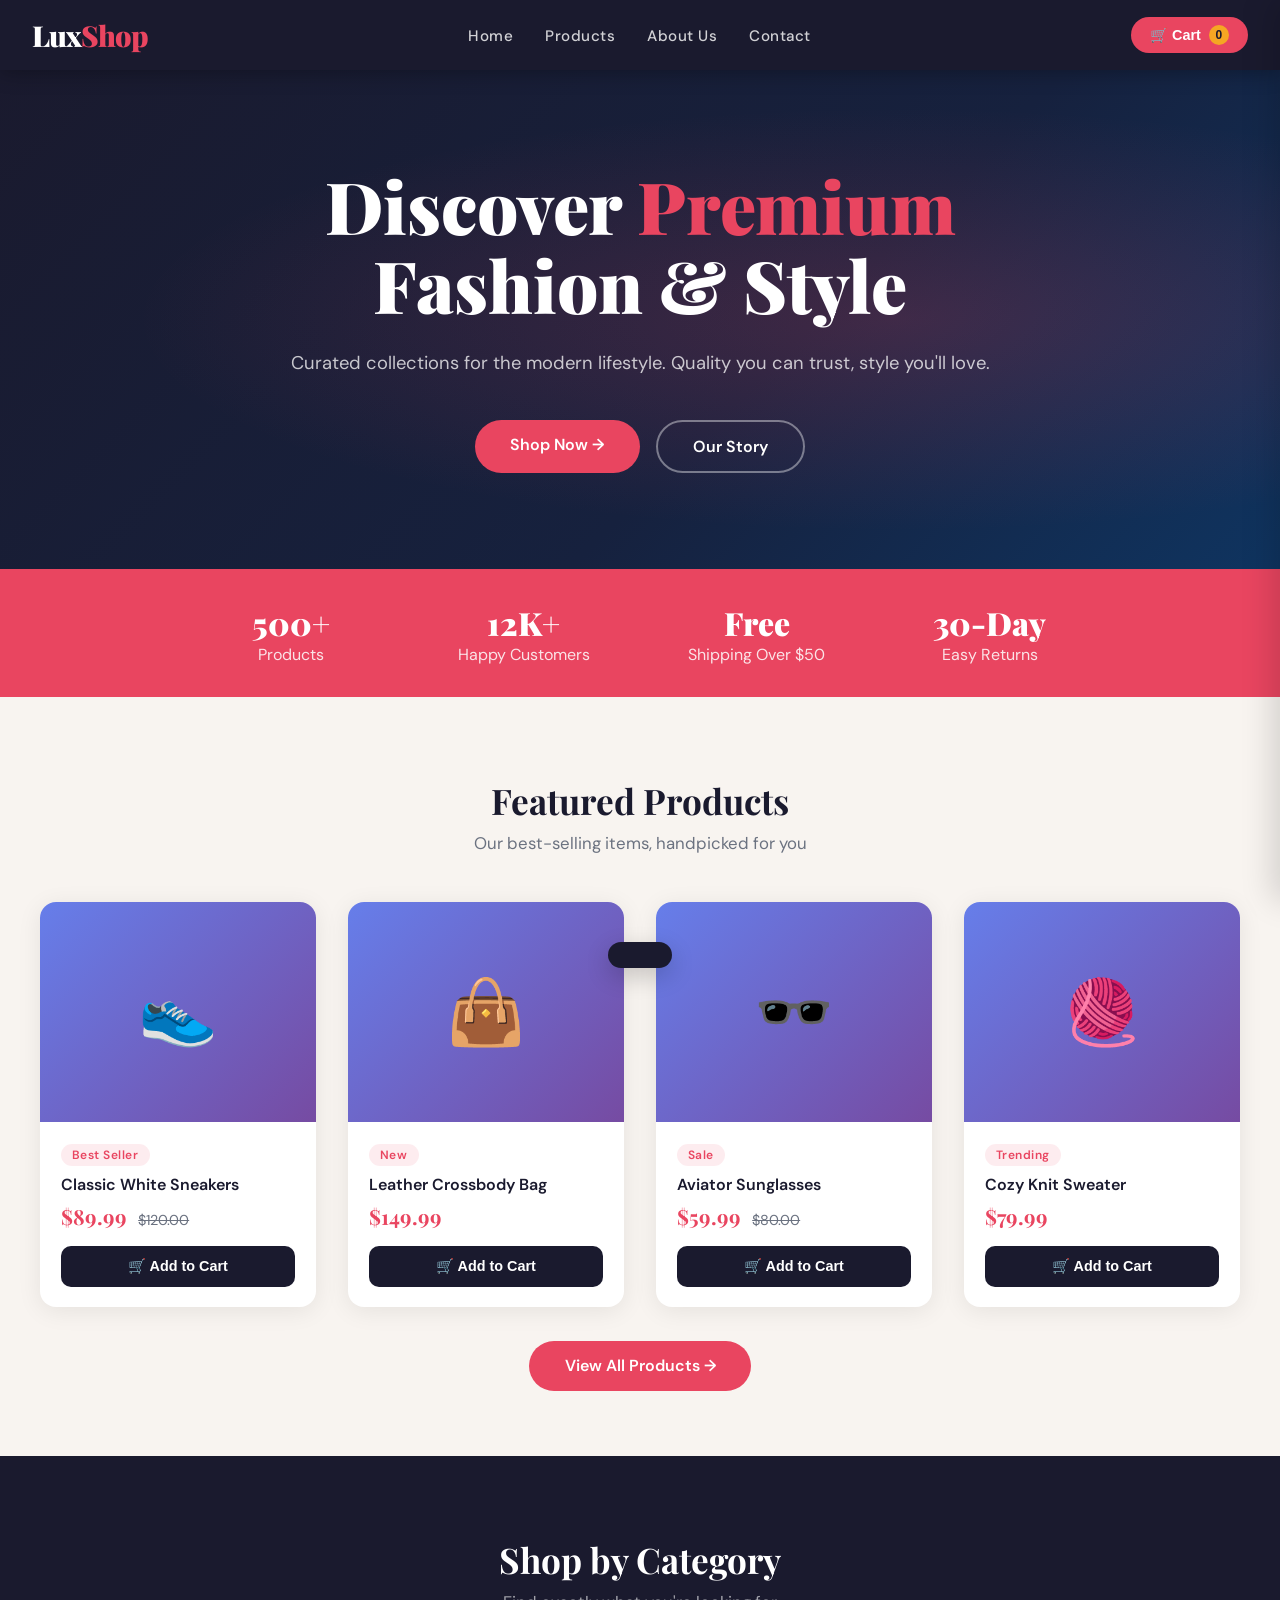
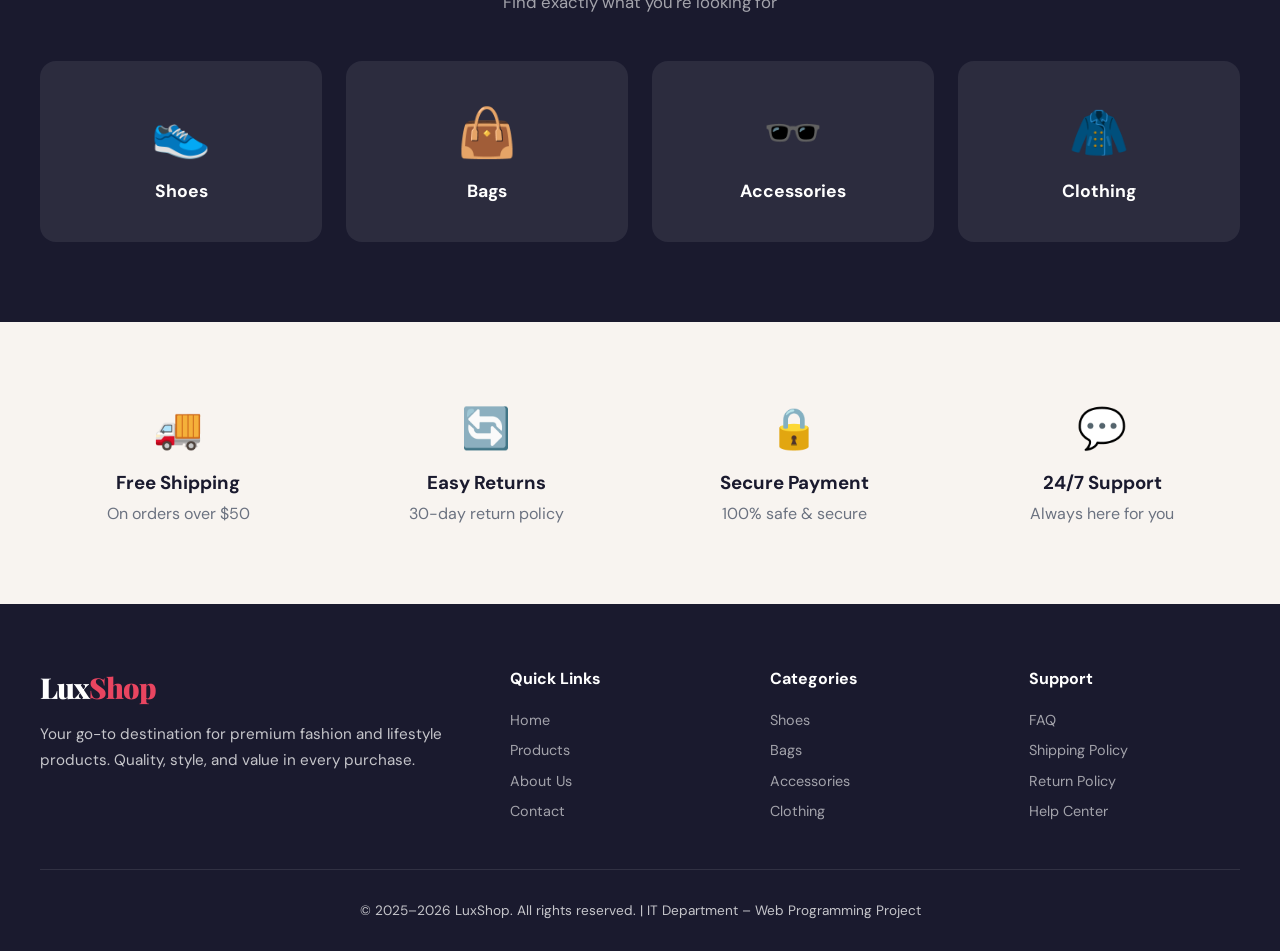
<file: index.html>
<!DOCTYPE html>
<html lang="en">
<head>
  <meta charset="UTF-8" />
  <meta name="viewport" content="width=device-width, initial-scale=1.0"/>
  <title>LuxShop – Premium Online Store</title>
  <link rel="stylesheet" href="css/style.css"/>
</head>
<body>

<!-- NAVBAR -->
<nav>
  <a href="index.html" class="logo">Lux<span>Shop</span></a>
  <ul class="nav-links" id="nav-links">
    <li><a href="index.html">Home</a></li>
    <li><a href="products.html">Products</a></li>
    <li><a href="about.html">About Us</a></li>
    <li><a href="contact.html">Contact</a></li>
  </ul>
  <div class="nav-actions">
    <button class="cart-btn" onclick="openCart()">🛒 Cart <span id="cart-count">0</span></button>
    <button class="hamburger" onclick="toggleMenu()">
      <span></span><span></span><span></span>
    </button>
  </div>
</nav>

<!-- HERO -->
<section class="hero">
  <div class="hero-content">
    <h1>Discover <span>Premium</span> Fashion & Style</h1>
    <p>Curated collections for the modern lifestyle. Quality you can trust, style you'll love.</p>
    <div class="hero-btns">
      <a href="products.html" class="btn-primary">Shop Now →</a>
      <a href="about.html" class="btn-outline">Our Story</a>
    </div>
  </div>
</section>

<!-- STATS BAR -->
<section style="background:var(--accent);color:white;padding:2rem">
  <div style="display:grid;grid-template-columns:repeat(auto-fit,minmax(150px,1fr));gap:2rem;max-width:900px;margin:0 auto;text-align:center">
    <div><div style="font-size:2rem;font-weight:900;font-family:'Playfair Display',serif">500+</div><div style="opacity:.85">Products</div></div>
    <div><div style="font-size:2rem;font-weight:900;font-family:'Playfair Display',serif">12K+</div><div style="opacity:.85">Happy Customers</div></div>
    <div><div style="font-size:2rem;font-weight:900;font-family:'Playfair Display',serif">Free</div><div style="opacity:.85">Shipping Over $50</div></div>
    <div><div style="font-size:2rem;font-weight:900;font-family:'Playfair Display',serif">30-Day</div><div style="opacity:.85">Easy Returns</div></div>
  </div>
</section>

<!-- FEATURED PRODUCTS -->
<section class="section">
  <div class="container">
    <h2 class="section-title">Featured Products</h2>
    <p class="section-sub">Our best-selling items, handpicked for you</p>
    <div class="products-grid" id="featured-grid"></div>
    <div style="text-align:center;margin-top:3rem">
      <a href="products.html" class="btn-primary">View All Products →</a>
    </div>
  </div>
</section>

<!-- CATEGORIES -->
<section class="section" style="background:var(--primary)">
  <div class="container">
    <h2 class="section-title" style="color:white">Shop by Category</h2>
    <p class="section-sub" style="color:rgba(255,255,255,0.6)">Find exactly what you're looking for</p>
    <div style="display:grid;grid-template-columns:repeat(auto-fit,minmax(200px,1fr));gap:1.5rem">
      <a href="products.html?cat=shoes" style="text-decoration:none">
        <div style="background:rgba(255,255,255,0.08);border-radius:16px;padding:2.5rem;text-align:center;transition:background 0.2s;cursor:pointer" onmouseover="this.style.background='rgba(233,69,96,0.2)'" onmouseout="this.style.background='rgba(255,255,255,0.08)'">
          <div style="font-size:3rem;margin-bottom:1rem">👟</div>
          <div style="color:white;font-weight:700;font-size:1.1rem">Shoes</div>
        </div>
      </a>
      <a href="products.html?cat=bags" style="text-decoration:none">
        <div style="background:rgba(255,255,255,0.08);border-radius:16px;padding:2.5rem;text-align:center;transition:background 0.2s;cursor:pointer" onmouseover="this.style.background='rgba(233,69,96,0.2)'" onmouseout="this.style.background='rgba(255,255,255,0.08)'">
          <div style="font-size:3rem;margin-bottom:1rem">👜</div>
          <div style="color:white;font-weight:700;font-size:1.1rem">Bags</div>
        </div>
      </a>
      <a href="products.html?cat=accessories" style="text-decoration:none">
        <div style="background:rgba(255,255,255,0.08);border-radius:16px;padding:2.5rem;text-align:center;transition:background 0.2s;cursor:pointer" onmouseover="this.style.background='rgba(233,69,96,0.2)'" onmouseout="this.style.background='rgba(255,255,255,0.08)'">
          <div style="font-size:3rem;margin-bottom:1rem">🕶️</div>
          <div style="color:white;font-weight:700;font-size:1.1rem">Accessories</div>
        </div>
      </a>
      <a href="products.html?cat=clothing" style="text-decoration:none">
        <div style="background:rgba(255,255,255,0.08);border-radius:16px;padding:2.5rem;text-align:center;transition:background 0.2s;cursor:pointer" onmouseover="this.style.background='rgba(233,69,96,0.2)'" onmouseout="this.style.background='rgba(255,255,255,0.08)'">
          <div style="font-size:3rem;margin-bottom:1rem">🧥</div>
          <div style="color:white;font-weight:700;font-size:1.1rem">Clothing</div>
        </div>
      </a>
    </div>
  </div>
</section>

<!-- FEATURES -->
<section class="section">
  <div class="container">
    <div style="display:grid;grid-template-columns:repeat(auto-fit,minmax(200px,1fr));gap:2rem;text-align:center">
      <div><div style="font-size:2.5rem;margin-bottom:1rem">🚚</div><h3 style="font-weight:700;margin-bottom:.5rem">Free Shipping</h3><p style="color:var(--gray)">On orders over $50</p></div>
      <div><div style="font-size:2.5rem;margin-bottom:1rem">🔄</div><h3 style="font-weight:700;margin-bottom:.5rem">Easy Returns</h3><p style="color:var(--gray)">30-day return policy</p></div>
      <div><div style="font-size:2.5rem;margin-bottom:1rem">🔒</div><h3 style="font-weight:700;margin-bottom:.5rem">Secure Payment</h3><p style="color:var(--gray)">100% safe & secure</p></div>
      <div><div style="font-size:2.5rem;margin-bottom:1rem">💬</div><h3 style="font-weight:700;margin-bottom:.5rem">24/7 Support</h3><p style="color:var(--gray)">Always here for you</p></div>
    </div>
  </div>
</section>

<!-- FOOTER -->
<footer>
  <div class="footer-grid">
    <div class="footer-brand">
      <a href="index.html" class="logo">Lux<span>Shop</span></a>
      <p style="margin-top:1rem">Your go-to destination for premium fashion and lifestyle products. Quality, style, and value in every purchase.</p>
    </div>
    <div class="footer-col">
      <h4>Quick Links</h4>
      <ul>
        <li><a href="index.html">Home</a></li>
        <li><a href="products.html">Products</a></li>
        <li><a href="about.html">About Us</a></li>
        <li><a href="contact.html">Contact</a></li>
      </ul>
    </div>
    <div class="footer-col">
      <h4>Categories</h4>
      <ul>
        <li><a href="products.html?cat=shoes">Shoes</a></li>
        <li><a href="products.html?cat=bags">Bags</a></li>
        <li><a href="products.html?cat=accessories">Accessories</a></li>
        <li><a href="products.html?cat=clothing">Clothing</a></li>
      </ul>
    </div>
    <div class="footer-col">
      <h4>Support</h4>
      <ul>
        <li><a href="#">FAQ</a></li>
        <li><a href="#">Shipping Policy</a></li>
        <li><a href="#">Return Policy</a></li>
        <li><a href="contact.html">Help Center</a></li>
      </ul>
    </div>
  </div>
  <div class="footer-bottom">
    <p>© 2025–2026 LuxShop. All rights reserved. | IT Department – Web Programming Project</p>
  </div>
</footer>

<!-- CART SIDEBAR -->
<div class="cart-overlay" id="cart-overlay"></div>
<div class="cart-sidebar" id="cart-sidebar">
  <div class="cart-header">
    <h2>🛒 Shopping Cart</h2>
    <button class="close-cart" onclick="closeCart()">×</button>
  </div>
  <div class="cart-items" id="cart-items"></div>
  <div class="cart-footer">
    <div class="cart-total">
      <span>Total</span>
      <span id="cart-total-price">$0.00</span>
    </div>
    <a href="checkout.html" class="checkout-btn">Proceed to Checkout →</a>
  </div>
</div>

<!-- TOAST -->
<div class="toast" id="toast"></div>

<script src="js/main.js"></script>
</body>
</html>
</file>
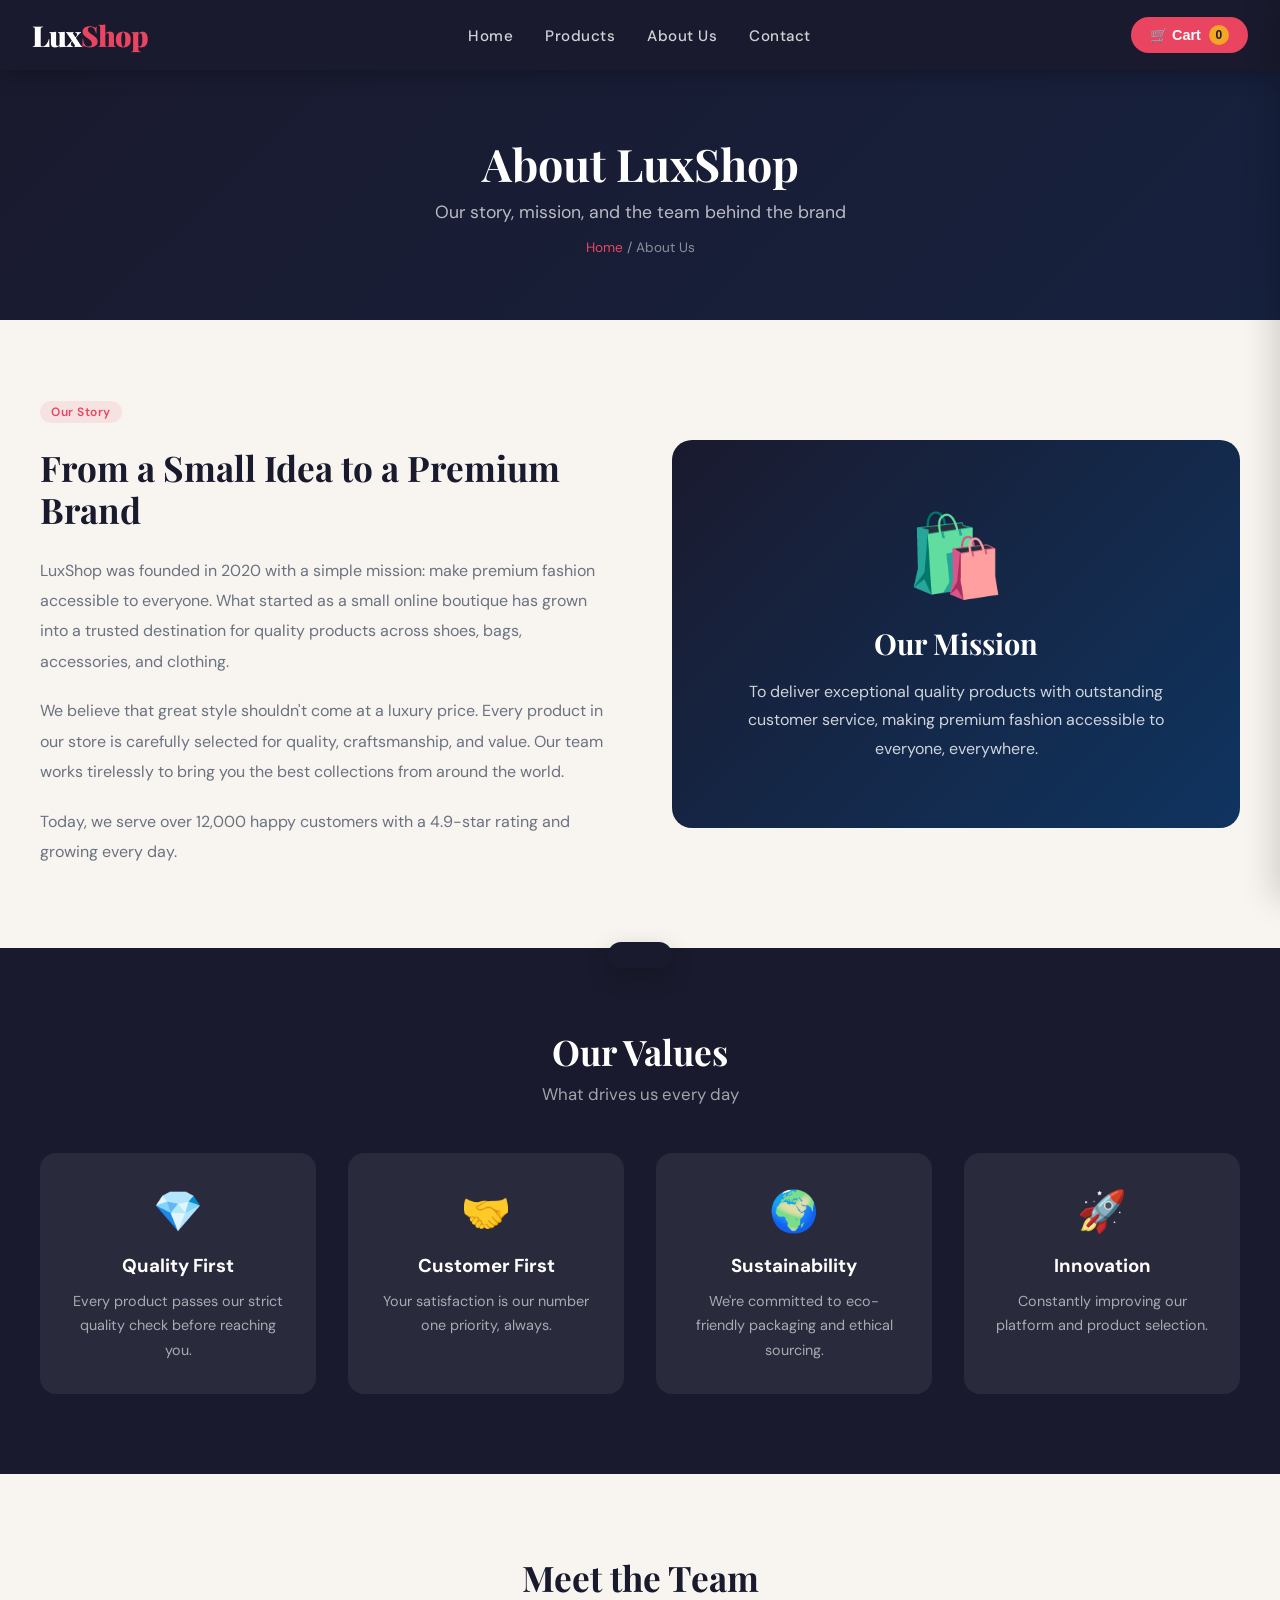
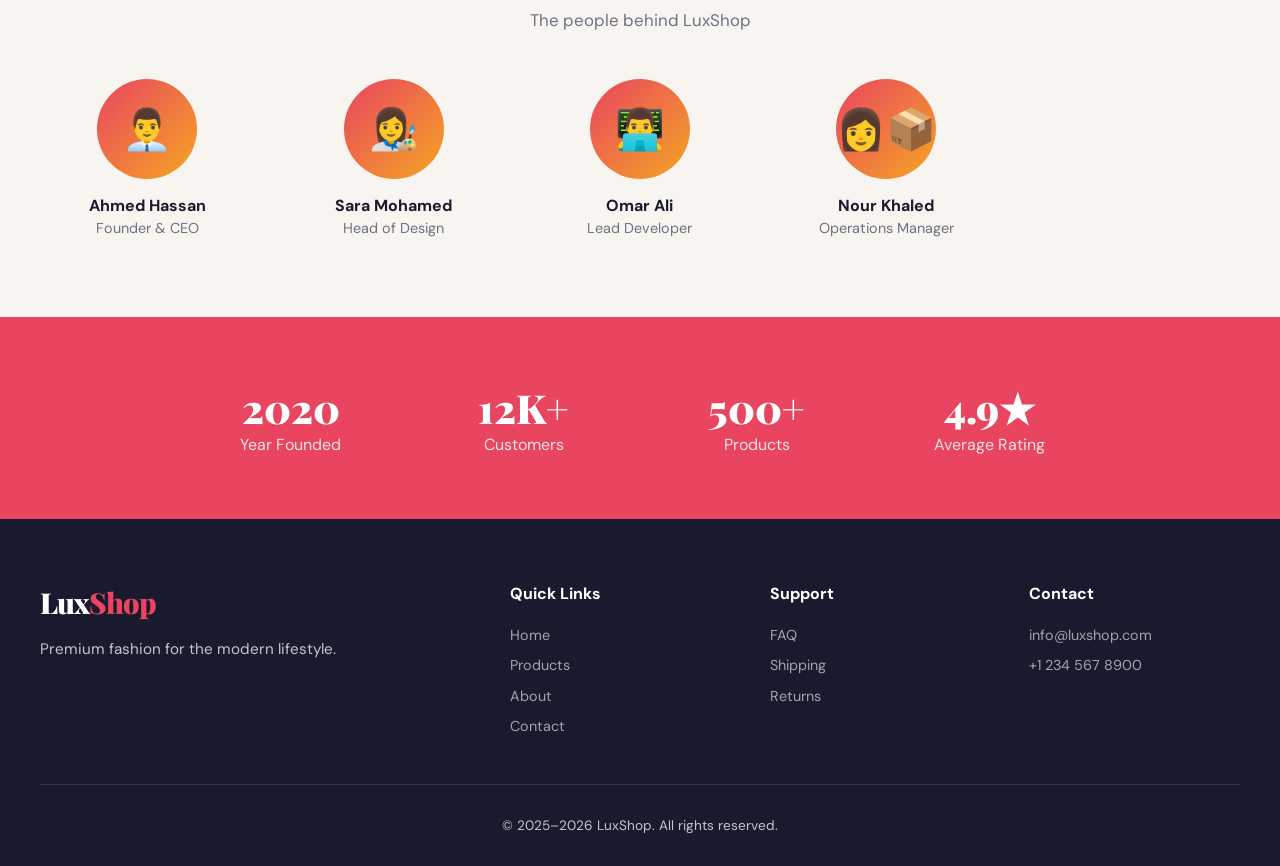
<file: about.html>
<!DOCTYPE html>
<html lang="en">
<head>
  <meta charset="UTF-8"/>
  <meta name="viewport" content="width=device-width, initial-scale=1.0"/>
  <title>About Us – LuxShop</title>
  <link rel="stylesheet" href="css/style.css"/>
</head>
<body>

<nav>
  <a href="index.html" class="logo">Lux<span>Shop</span></a>
  <ul class="nav-links" id="nav-links">
    <li><a href="index.html">Home</a></li>
    <li><a href="products.html">Products</a></li>
    <li><a href="about.html">About Us</a></li>
    <li><a href="contact.html">Contact</a></li>
  </ul>
  <div class="nav-actions">
    <button class="cart-btn" onclick="openCart()">🛒 Cart <span id="cart-count">0</span></button>
    <button class="hamburger" onclick="toggleMenu()"><span></span><span></span><span></span></button>
  </div>
</nav>

<div class="page-header">
  <h1>About LuxShop</h1>
  <p>Our story, mission, and the team behind the brand</p>
  <div class="breadcrumb"><a href="index.html">Home</a> / About Us</div>
</div>

<!-- STORY -->
<section class="section">
  <div class="container">
    <div style="display:grid;grid-template-columns:1fr 1fr;gap:4rem;align-items:center" class="about-grid">
      <div>
        <span class="product-badge">Our Story</span>
        <h2 style="font-family:'Playfair Display',serif;font-size:2.2rem;margin:1rem 0 1.5rem;line-height:1.2">From a Small Idea to a Premium Brand</h2>
        <p style="color:var(--gray);line-height:1.9;margin-bottom:1.2rem">
          LuxShop was founded in 2020 with a simple mission: make premium fashion accessible to everyone. 
          What started as a small online boutique has grown into a trusted destination for quality products across shoes, bags, accessories, and clothing.
        </p>
        <p style="color:var(--gray);line-height:1.9;margin-bottom:1.2rem">
          We believe that great style shouldn't come at a luxury price. Every product in our store is carefully 
          selected for quality, craftsmanship, and value. Our team works tirelessly to bring you the best 
          collections from around the world.
        </p>
        <p style="color:var(--gray);line-height:1.9">
          Today, we serve over 12,000 happy customers with a 4.9-star rating and growing every day.
        </p>
      </div>
      <div style="background:linear-gradient(135deg,var(--primary),#0f3460);border-radius:20px;padding:4rem;text-align:center;color:white">
        <div style="font-size:5rem;margin-bottom:1rem">🛍️</div>
        <h3 style="font-family:'Playfair Display',serif;font-size:1.8rem;margin-bottom:1rem">Our Mission</h3>
        <p style="opacity:.8;line-height:1.8">To deliver exceptional quality products with outstanding customer service, making premium fashion accessible to everyone, everywhere.</p>
      </div>
    </div>
  </div>
</section>

<!-- VALUES -->
<section class="section" style="background:var(--primary)">
  <div class="container">
    <h2 class="section-title" style="color:white">Our Values</h2>
    <p class="section-sub" style="color:rgba(255,255,255,.6)">What drives us every day</p>
    <div style="display:grid;grid-template-columns:repeat(auto-fit,minmax(220px,1fr));gap:2rem">
      <div style="background:rgba(255,255,255,.07);border-radius:16px;padding:2rem;text-align:center">
        <div style="font-size:2.5rem;margin-bottom:1rem">💎</div>
        <h3 style="color:white;font-weight:700;margin-bottom:.7rem">Quality First</h3>
        <p style="color:rgba(255,255,255,.6);line-height:1.7;font-size:.9rem">Every product passes our strict quality check before reaching you.</p>
      </div>
      <div style="background:rgba(255,255,255,.07);border-radius:16px;padding:2rem;text-align:center">
        <div style="font-size:2.5rem;margin-bottom:1rem">🤝</div>
        <h3 style="color:white;font-weight:700;margin-bottom:.7rem">Customer First</h3>
        <p style="color:rgba(255,255,255,.6);line-height:1.7;font-size:.9rem">Your satisfaction is our number one priority, always.</p>
      </div>
      <div style="background:rgba(255,255,255,.07);border-radius:16px;padding:2rem;text-align:center">
        <div style="font-size:2.5rem;margin-bottom:1rem">🌍</div>
        <h3 style="color:white;font-weight:700;margin-bottom:.7rem">Sustainability</h3>
        <p style="color:rgba(255,255,255,.6);line-height:1.7;font-size:.9rem">We're committed to eco-friendly packaging and ethical sourcing.</p>
      </div>
      <div style="background:rgba(255,255,255,.07);border-radius:16px;padding:2rem;text-align:center">
        <div style="font-size:2.5rem;margin-bottom:1rem">🚀</div>
        <h3 style="color:white;font-weight:700;margin-bottom:.7rem">Innovation</h3>
        <p style="color:rgba(255,255,255,.6);line-height:1.7;font-size:.9rem">Constantly improving our platform and product selection.</p>
      </div>
    </div>
  </div>
</section>

<!-- TEAM -->
<section class="section">
  <div class="container">
    <h2 class="section-title">Meet the Team</h2>
    <p class="section-sub">The people behind LuxShop</p>
    <div class="team-grid">
      <div class="team-card">
        <div class="team-avatar">👨‍💼</div>
        <div class="team-name">Ahmed Hassan</div>
        <div class="team-role">Founder & CEO</div>
      </div>
      <div class="team-card">
        <div class="team-avatar">👩‍🎨</div>
        <div class="team-name">Sara Mohamed</div>
        <div class="team-role">Head of Design</div>
      </div>
      <div class="team-card">
        <div class="team-avatar">👨‍💻</div>
        <div class="team-name">Omar Ali</div>
        <div class="team-role">Lead Developer</div>
      </div>
      <div class="team-card">
        <div class="team-avatar">👩‍📦</div>
        <div class="team-name">Nour Khaled</div>
        <div class="team-role">Operations Manager</div>
      </div>
    </div>
  </div>
</section>

<!-- STATS -->
<section style="background:var(--accent);color:white;padding:4rem 2rem">
  <div style="display:grid;grid-template-columns:repeat(auto-fit,minmax(150px,1fr));gap:2rem;max-width:900px;margin:0 auto;text-align:center">
    <div><div style="font-size:2.5rem;font-weight:900;font-family:'Playfair Display',serif">2020</div><div style="opacity:.85">Year Founded</div></div>
    <div><div style="font-size:2.5rem;font-weight:900;font-family:'Playfair Display',serif">12K+</div><div style="opacity:.85">Customers</div></div>
    <div><div style="font-size:2.5rem;font-weight:900;font-family:'Playfair Display',serif">500+</div><div style="opacity:.85">Products</div></div>
    <div><div style="font-size:2.5rem;font-weight:900;font-family:'Playfair Display',serif">4.9★</div><div style="opacity:.85">Average Rating</div></div>
  </div>
</section>

<footer>
  <div class="footer-grid">
    <div class="footer-brand"><a href="index.html" class="logo">Lux<span>Shop</span></a><p style="margin-top:1rem">Premium fashion for the modern lifestyle.</p></div>
    <div class="footer-col"><h4>Quick Links</h4><ul><li><a href="index.html">Home</a></li><li><a href="products.html">Products</a></li><li><a href="about.html">About</a></li><li><a href="contact.html">Contact</a></li></ul></div>
    <div class="footer-col"><h4>Support</h4><ul><li><a href="#">FAQ</a></li><li><a href="#">Shipping</a></li><li><a href="#">Returns</a></li></ul></div>
    <div class="footer-col"><h4>Contact</h4><ul><li><a href="#">info@luxshop.com</a></li><li><a href="#">+1 234 567 8900</a></li></ul></div>
  </div>
  <div class="footer-bottom"><p>© 2025–2026 LuxShop. All rights reserved.</p></div>
</footer>

<div class="cart-overlay" id="cart-overlay"></div>
<div class="cart-sidebar" id="cart-sidebar">
  <div class="cart-header"><h2>🛒 Shopping Cart</h2><button class="close-cart" onclick="closeCart()">×</button></div>
  <div class="cart-items" id="cart-items"></div>
  <div class="cart-footer">
    <div class="cart-total"><span>Total</span><span id="cart-total-price">$0.00</span></div>
    <a href="checkout.html" class="checkout-btn">Proceed to Checkout →</a>
  </div>
</div>

<div class="toast" id="toast"></div>
<script src="js/main.js"></script>
<style>
@media(max-width:768px){.about-grid{grid-template-columns:1fr!important;gap:2rem}}
</style>
</body>
</html>
</file>
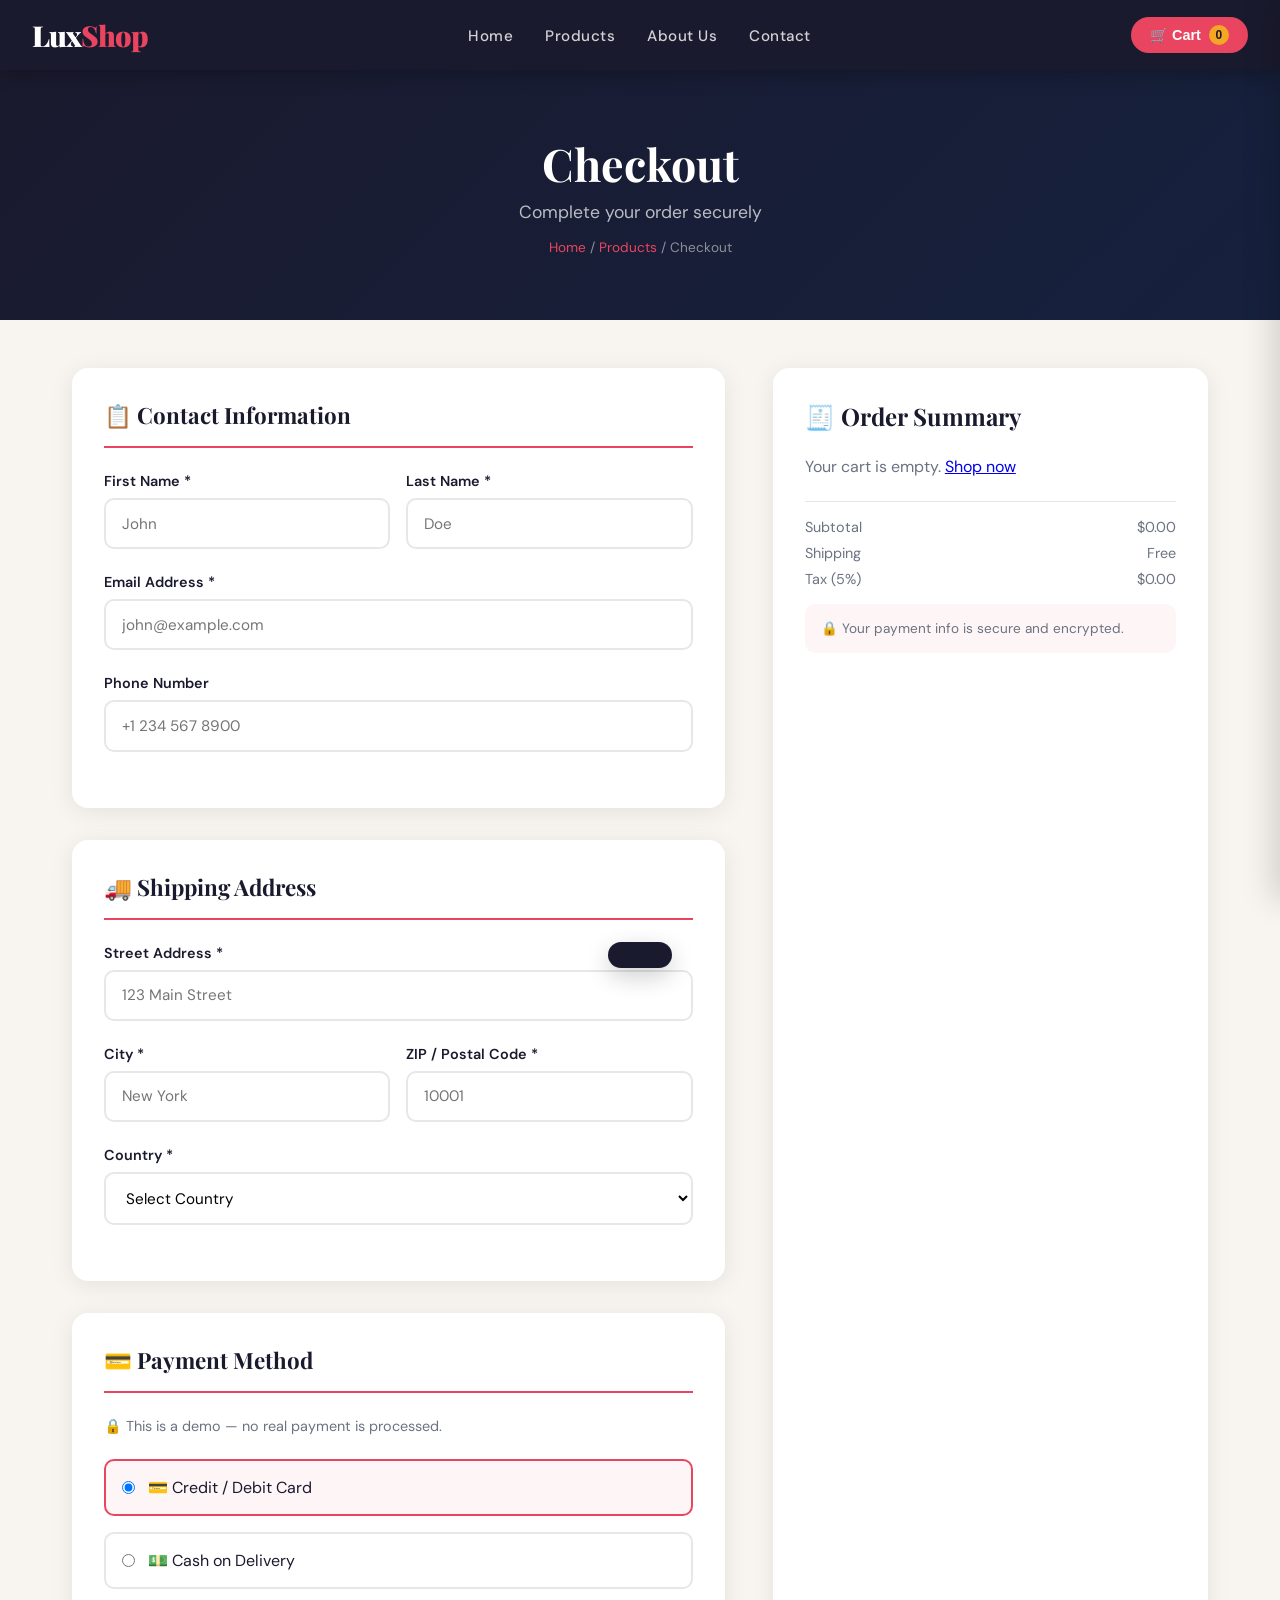
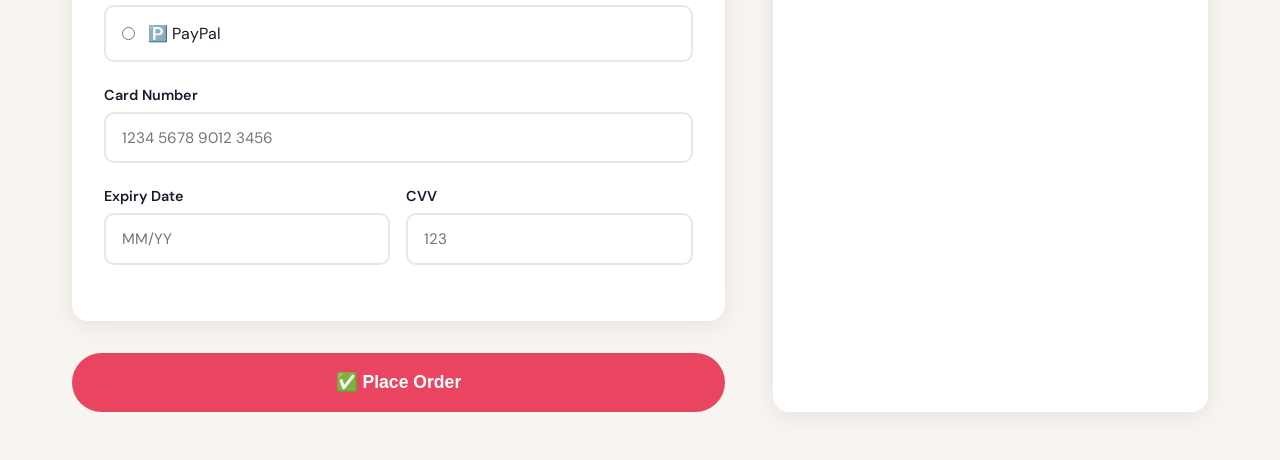
<file: checkout.html>
<!DOCTYPE html>
<html lang="en">
<head>
  <meta charset="UTF-8"/>
  <meta name="viewport" content="width=device-width, initial-scale=1.0"/>
  <title>Checkout – LuxShop</title>
  <link rel="stylesheet" href="css/style.css"/>
</head>
<body>

<nav>
  <a href="index.html" class="logo">Lux<span>Shop</span></a>
  <ul class="nav-links" id="nav-links">
    <li><a href="index.html">Home</a></li>
    <li><a href="products.html">Products</a></li>
    <li><a href="about.html">About Us</a></li>
    <li><a href="contact.html">Contact</a></li>
  </ul>
  <div class="nav-actions">
    <button class="cart-btn" onclick="openCart()">🛒 Cart <span id="cart-count">0</span></button>
    <button class="hamburger" onclick="toggleMenu()"><span></span><span></span><span></span></button>
  </div>
</nav>

<div class="page-header">
  <h1>Checkout</h1>
  <p>Complete your order securely</p>
  <div class="breadcrumb"><a href="index.html">Home</a> / <a href="products.html">Products</a> / Checkout</div>
</div>

<div class="checkout-layout" id="checkout-layout">
  <!-- Left: Form -->
  <div>
    <form id="checkout-form">
      <!-- Contact Info -->
      <div class="card" style="margin-bottom:2rem">
        <h3 class="card-title">📋 Contact Information</h3>
        <div class="form-row">
          <div class="form-group">
            <label class="form-label">First Name *</label>
            <input type="text" class="form-control" placeholder="John" required/>
          </div>
          <div class="form-group">
            <label class="form-label">Last Name *</label>
            <input type="text" class="form-control" placeholder="Doe" required/>
          </div>
        </div>
        <div class="form-group">
          <label class="form-label">Email Address *</label>
          <input type="email" class="form-control" placeholder="john@example.com" required/>
        </div>
        <div class="form-group">
          <label class="form-label">Phone Number</label>
          <input type="tel" class="form-control" placeholder="+1 234 567 8900"/>
        </div>
      </div>

      <!-- Shipping -->
      <div class="card" style="margin-bottom:2rem">
        <h3 class="card-title">🚚 Shipping Address</h3>
        <div class="form-group">
          <label class="form-label">Street Address *</label>
          <input type="text" class="form-control" placeholder="123 Main Street" required/>
        </div>
        <div class="form-row">
          <div class="form-group">
            <label class="form-label">City *</label>
            <input type="text" class="form-control" placeholder="New York" required/>
          </div>
          <div class="form-group">
            <label class="form-label">ZIP / Postal Code *</label>
            <input type="text" class="form-control" placeholder="10001" required/>
          </div>
        </div>
        <div class="form-group">
          <label class="form-label">Country *</label>
          <select class="form-control" required>
            <option value="">Select Country</option>
            <option>Egypt</option>
            <option>United States</option>
            <option>United Kingdom</option>
            <option>Saudi Arabia</option>
            <option>UAE</option>
            <option>Germany</option>
            <option>France</option>
          </select>
        </div>
      </div>

      <!-- Payment -->
      <div class="card" style="margin-bottom:2rem">
        <h3 class="card-title">💳 Payment Method</h3>
        <p style="color:var(--gray);margin-bottom:1.5rem;font-size:0.9rem">🔒 This is a demo — no real payment is processed.</p>
        <div style="display:flex;flex-direction:column;gap:1rem">
          <label style="display:flex;align-items:center;gap:0.8rem;cursor:pointer;padding:1rem;border:2px solid var(--accent);border-radius:10px;background:rgba(233,69,96,0.05)">
            <input type="radio" name="payment" value="card" checked/> 💳 Credit / Debit Card
          </label>
          <label style="display:flex;align-items:center;gap:0.8rem;cursor:pointer;padding:1rem;border:2px solid var(--border);border-radius:10px">
            <input type="radio" name="payment" value="cod"/> 💵 Cash on Delivery
          </label>
          <label style="display:flex;align-items:center;gap:0.8rem;cursor:pointer;padding:1rem;border:2px solid var(--border);border-radius:10px">
            <input type="radio" name="payment" value="paypal"/> 🅿️ PayPal
          </label>
        </div>
        <div style="margin-top:1.5rem" id="card-fields">
          <div class="form-group">
            <label class="form-label">Card Number</label>
            <input type="text" class="form-control" placeholder="1234 5678 9012 3456" maxlength="19"/>
          </div>
          <div class="form-row">
            <div class="form-group">
              <label class="form-label">Expiry Date</label>
              <input type="text" class="form-control" placeholder="MM/YY"/>
            </div>
            <div class="form-group">
              <label class="form-label">CVV</label>
              <input type="text" class="form-control" placeholder="123" maxlength="4"/>
            </div>
          </div>
        </div>
      </div>

      <button type="submit" class="btn-primary" style="width:100%;padding:1.2rem;font-size:1.1rem">
        ✅ Place Order
      </button>
    </form>
  </div>

  <!-- Right: Order Summary -->
  <div class="order-summary">
    <h3>🧾 Order Summary</h3>
    <div id="checkout-summary">Loading...</div>
    <div style="margin-top:1.5rem;padding-top:1rem;border-top:1px solid var(--border)">
      <div style="display:flex;justify-content:space-between;margin-bottom:.5rem;color:var(--gray);font-size:.9rem"><span>Subtotal</span><span id="subtotal-val">$0.00</span></div>
      <div style="display:flex;justify-content:space-between;margin-bottom:.5rem;color:var(--gray);font-size:.9rem"><span>Shipping</span><span>Free</span></div>
      <div style="display:flex;justify-content:space-between;margin-bottom:.5rem;color:var(--gray);font-size:.9rem"><span>Tax (5%)</span><span id="tax-val">$0.00</span></div>
    </div>
    <div style="margin-top:1rem;padding:1rem;background:rgba(233,69,96,0.05);border-radius:10px;font-size:.85rem;color:var(--gray)">
      🔒 Your payment info is secure and encrypted.
    </div>
  </div>
</div>

<div class="cart-overlay" id="cart-overlay"></div>
<div class="cart-sidebar" id="cart-sidebar">
  <div class="cart-header"><h2>🛒 Shopping Cart</h2><button class="close-cart" onclick="closeCart()">×</button></div>
  <div class="cart-items" id="cart-items"></div>
  <div class="cart-footer">
    <div class="cart-total"><span>Total</span><span id="cart-total-price">$0.00</span></div>
    <a href="checkout.html" class="checkout-btn">Proceed to Checkout →</a>
  </div>
</div>

<div class="toast" id="toast"></div>
<script src="js/main.js"></script>
<script>
  document.addEventListener('DOMContentLoaded', () => {
    const tax = getCartTotal() * 0.05;
    document.getElementById('subtotal-val').textContent = `$${getCartTotal().toFixed(2)}`;
    document.getElementById('tax-val').textContent = `$${tax.toFixed(2)}`;

    // Radio buttons toggle card fields
    document.querySelectorAll('input[name="payment"]').forEach(radio => {
      radio.addEventListener('change', () => {
        document.getElementById('card-fields').style.display = radio.value === 'card' ? 'block' : 'none';
      });
    });
  });
</script>
</body>
</html>
</file>
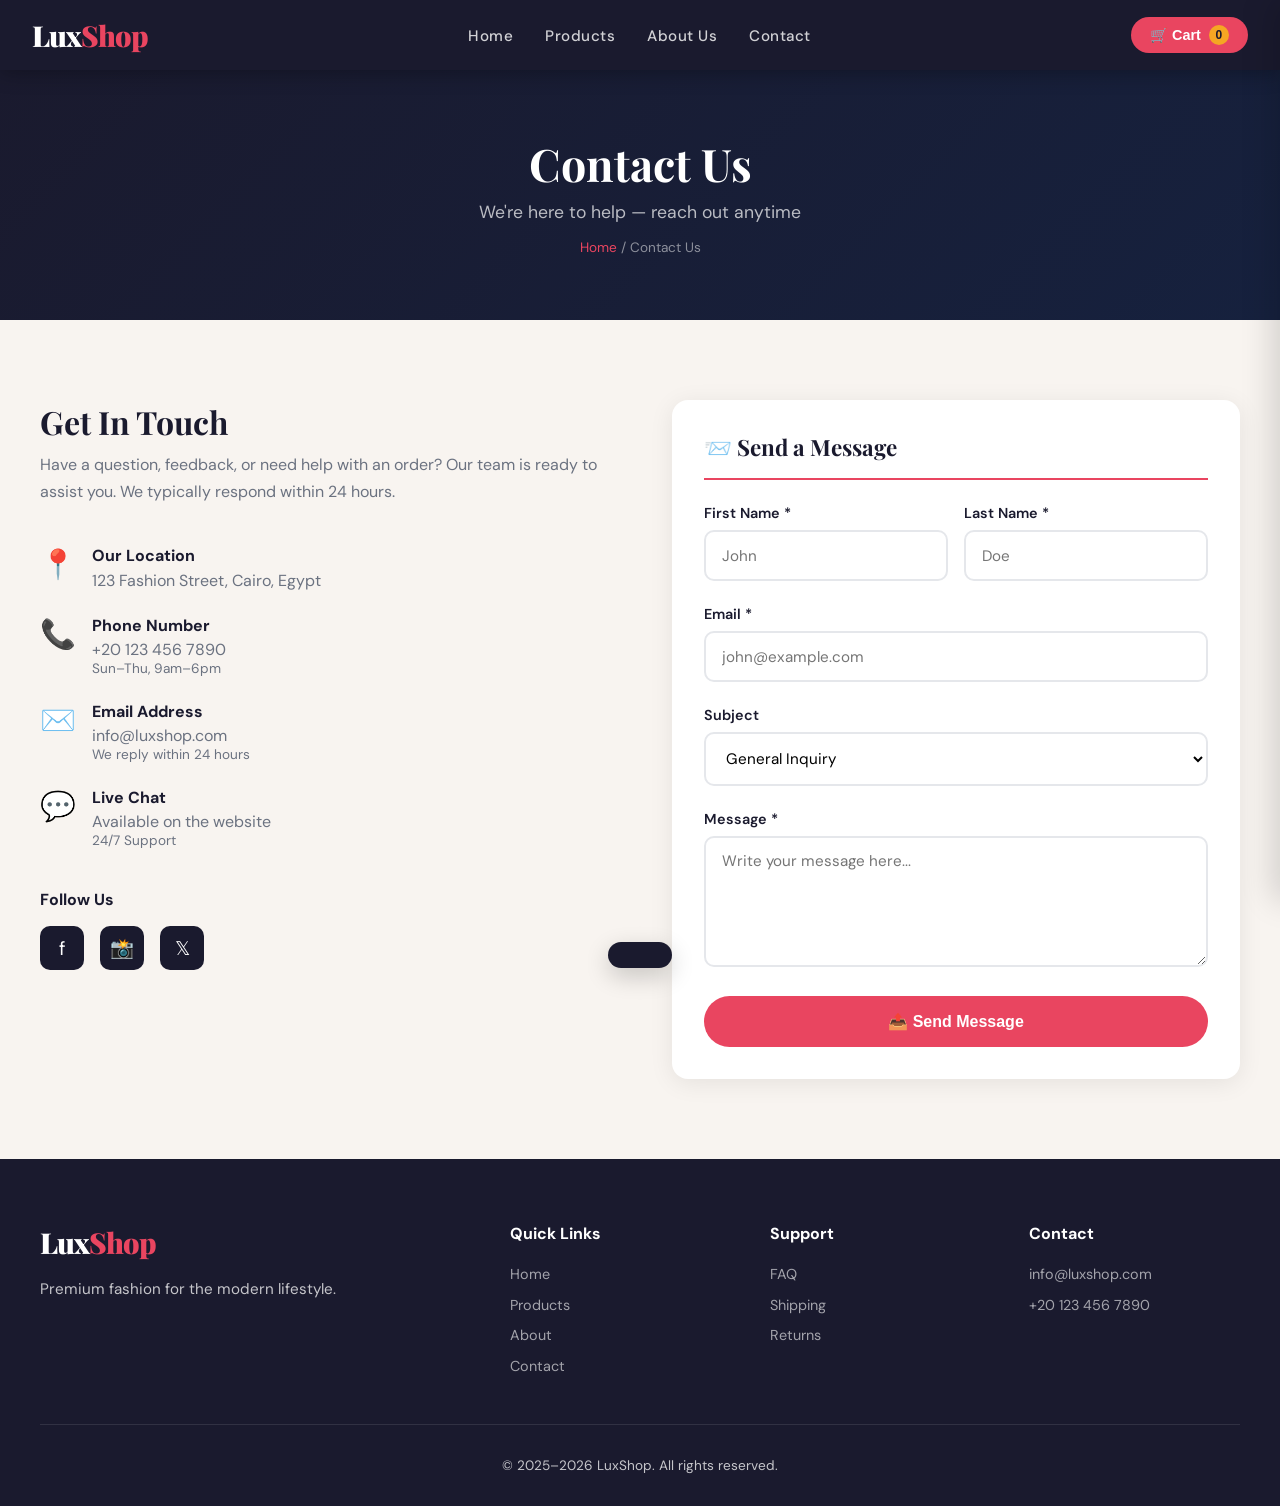
<file: contact.html>
<!DOCTYPE html>
<html lang="en">
<head>
  <meta charset="UTF-8"/>
  <meta name="viewport" content="width=device-width, initial-scale=1.0"/>
  <title>Contact Us – LuxShop</title>
  <link rel="stylesheet" href="css/style.css"/>
</head>
<body>

<nav>
  <a href="index.html" class="logo">Lux<span>Shop</span></a>
  <ul class="nav-links" id="nav-links">
    <li><a href="index.html">Home</a></li>
    <li><a href="products.html">Products</a></li>
    <li><a href="about.html">About Us</a></li>
    <li><a href="contact.html">Contact</a></li>
  </ul>
  <div class="nav-actions">
    <button class="cart-btn" onclick="openCart()">🛒 Cart <span id="cart-count">0</span></button>
    <button class="hamburger" onclick="toggleMenu()"><span></span><span></span><span></span></button>
  </div>
</nav>

<div class="page-header">
  <h1>Contact Us</h1>
  <p>We're here to help — reach out anytime</p>
  <div class="breadcrumb"><a href="index.html">Home</a> / Contact Us</div>
</div>

<section class="section">
  <div class="container">
    <div class="contact-grid">

      <!-- CONTACT INFO -->
      <div>
        <h2 style="font-family:'Playfair Display',serif;font-size:2rem;margin-bottom:0.5rem">Get In Touch</h2>
        <p style="color:var(--gray);margin-bottom:2.5rem;line-height:1.7">Have a question, feedback, or need help with an order? Our team is ready to assist you. We typically respond within 24 hours.</p>

        <div class="contact-info">
          <div class="contact-item">
            <div class="contact-icon">📍</div>
            <div>
              <h4>Our Location</h4>
              <p>123 Fashion Street, Cairo, Egypt</p>
            </div>
          </div>
          <div class="contact-item">
            <div class="contact-icon">📞</div>
            <div>
              <h4>Phone Number</h4>
              <p>+20 123 456 7890</p>
              <p style="font-size:.85rem;color:var(--gray)">Sun–Thu, 9am–6pm</p>
            </div>
          </div>
          <div class="contact-item">
            <div class="contact-icon">✉️</div>
            <div>
              <h4>Email Address</h4>
              <p>info@luxshop.com</p>
              <p style="font-size:.85rem;color:var(--gray)">We reply within 24 hours</p>
            </div>
          </div>
          <div class="contact-item">
            <div class="contact-icon">💬</div>
            <div>
              <h4>Live Chat</h4>
              <p>Available on the website</p>
              <p style="font-size:.85rem;color:var(--gray)">24/7 Support</p>
            </div>
          </div>
        </div>

        <!-- Social links -->
        <div style="margin-top:2.5rem">
          <h4 style="font-weight:700;margin-bottom:1rem">Follow Us</h4>
          <div style="display:flex;gap:1rem">
            <a href="#" style="width:44px;height:44px;border-radius:10px;background:var(--primary);color:white;display:flex;align-items:center;justify-content:center;text-decoration:none;font-size:1.2rem;transition:background .2s" onmouseover="this.style.background='var(--accent)'" onmouseout="this.style.background='var(--primary)'">f</a>
            <a href="#" style="width:44px;height:44px;border-radius:10px;background:var(--primary);color:white;display:flex;align-items:center;justify-content:center;text-decoration:none;font-size:1.2rem;transition:background .2s" onmouseover="this.style.background='var(--accent)'" onmouseout="this.style.background='var(--primary)'">📸</a>
            <a href="#" style="width:44px;height:44px;border-radius:10px;background:var(--primary);color:white;display:flex;align-items:center;justify-content:center;text-decoration:none;font-size:1.2rem;transition:background .2s" onmouseover="this.style.background='var(--accent)'" onmouseout="this.style.background='var(--primary)'">𝕏</a>
          </div>
        </div>
      </div>

      <!-- CONTACT FORM -->
      <div class="card">
        <h3 class="card-title">📨 Send a Message</h3>
        <form id="contact-form">
          <div class="form-row">
            <div class="form-group">
              <label class="form-label">First Name *</label>
              <input type="text" class="form-control" placeholder="John" required/>
            </div>
            <div class="form-group">
              <label class="form-label">Last Name *</label>
              <input type="text" class="form-control" placeholder="Doe" required/>
            </div>
          </div>
          <div class="form-group">
            <label class="form-label">Email *</label>
            <input type="email" class="form-control" placeholder="john@example.com" required/>
          </div>
          <div class="form-group">
            <label class="form-label">Subject</label>
            <select class="form-control">
              <option>General Inquiry</option>
              <option>Order Issue</option>
              <option>Return / Refund</option>
              <option>Product Question</option>
              <option>Other</option>
            </select>
          </div>
          <div class="form-group">
            <label class="form-label">Message *</label>
            <textarea class="form-control" rows="5" placeholder="Write your message here..." required style="resize:vertical"></textarea>
          </div>
          <button type="submit" class="btn-primary" style="width:100%;padding:1rem;font-size:1rem">
            📤 Send Message
          </button>
        </form>
        <div id="contact-success" style="display:none;text-align:center;padding:2rem">
          <div style="font-size:3rem;margin-bottom:1rem">✅</div>
          <h3 style="font-family:'Playfair Display',serif;margin-bottom:.5rem">Message Sent!</h3>
          <p style="color:var(--gray)">Thank you! We'll get back to you within 24 hours.</p>
        </div>
      </div>

    </div>
  </div>
</section>

<footer>
  <div class="footer-grid">
    <div class="footer-brand"><a href="index.html" class="logo">Lux<span>Shop</span></a><p style="margin-top:1rem">Premium fashion for the modern lifestyle.</p></div>
    <div class="footer-col"><h4>Quick Links</h4><ul><li><a href="index.html">Home</a></li><li><a href="products.html">Products</a></li><li><a href="about.html">About</a></li><li><a href="contact.html">Contact</a></li></ul></div>
    <div class="footer-col"><h4>Support</h4><ul><li><a href="#">FAQ</a></li><li><a href="#">Shipping</a></li><li><a href="#">Returns</a></li></ul></div>
    <div class="footer-col"><h4>Contact</h4><ul><li><a href="#">info@luxshop.com</a></li><li><a href="#">+20 123 456 7890</a></li></ul></div>
  </div>
  <div class="footer-bottom"><p>© 2025–2026 LuxShop. All rights reserved.</p></div>
</footer>

<div class="cart-overlay" id="cart-overlay"></div>
<div class="cart-sidebar" id="cart-sidebar">
  <div class="cart-header"><h2>🛒 Shopping Cart</h2><button class="close-cart" onclick="closeCart()">×</button></div>
  <div class="cart-items" id="cart-items"></div>
  <div class="cart-footer">
    <div class="cart-total"><span>Total</span><span id="cart-total-price">$0.00</span></div>
    <a href="checkout.html" class="checkout-btn">Proceed to Checkout →</a>
  </div>
</div>

<div class="toast" id="toast"></div>
<script src="js/main.js"></script>
<script>
  document.getElementById('contact-form').addEventListener('submit', function(e){
    e.preventDefault();
    this.style.display = 'none';
    document.getElementById('contact-success').style.display = 'block';
  });
</script>
</body>
</html>
</file>
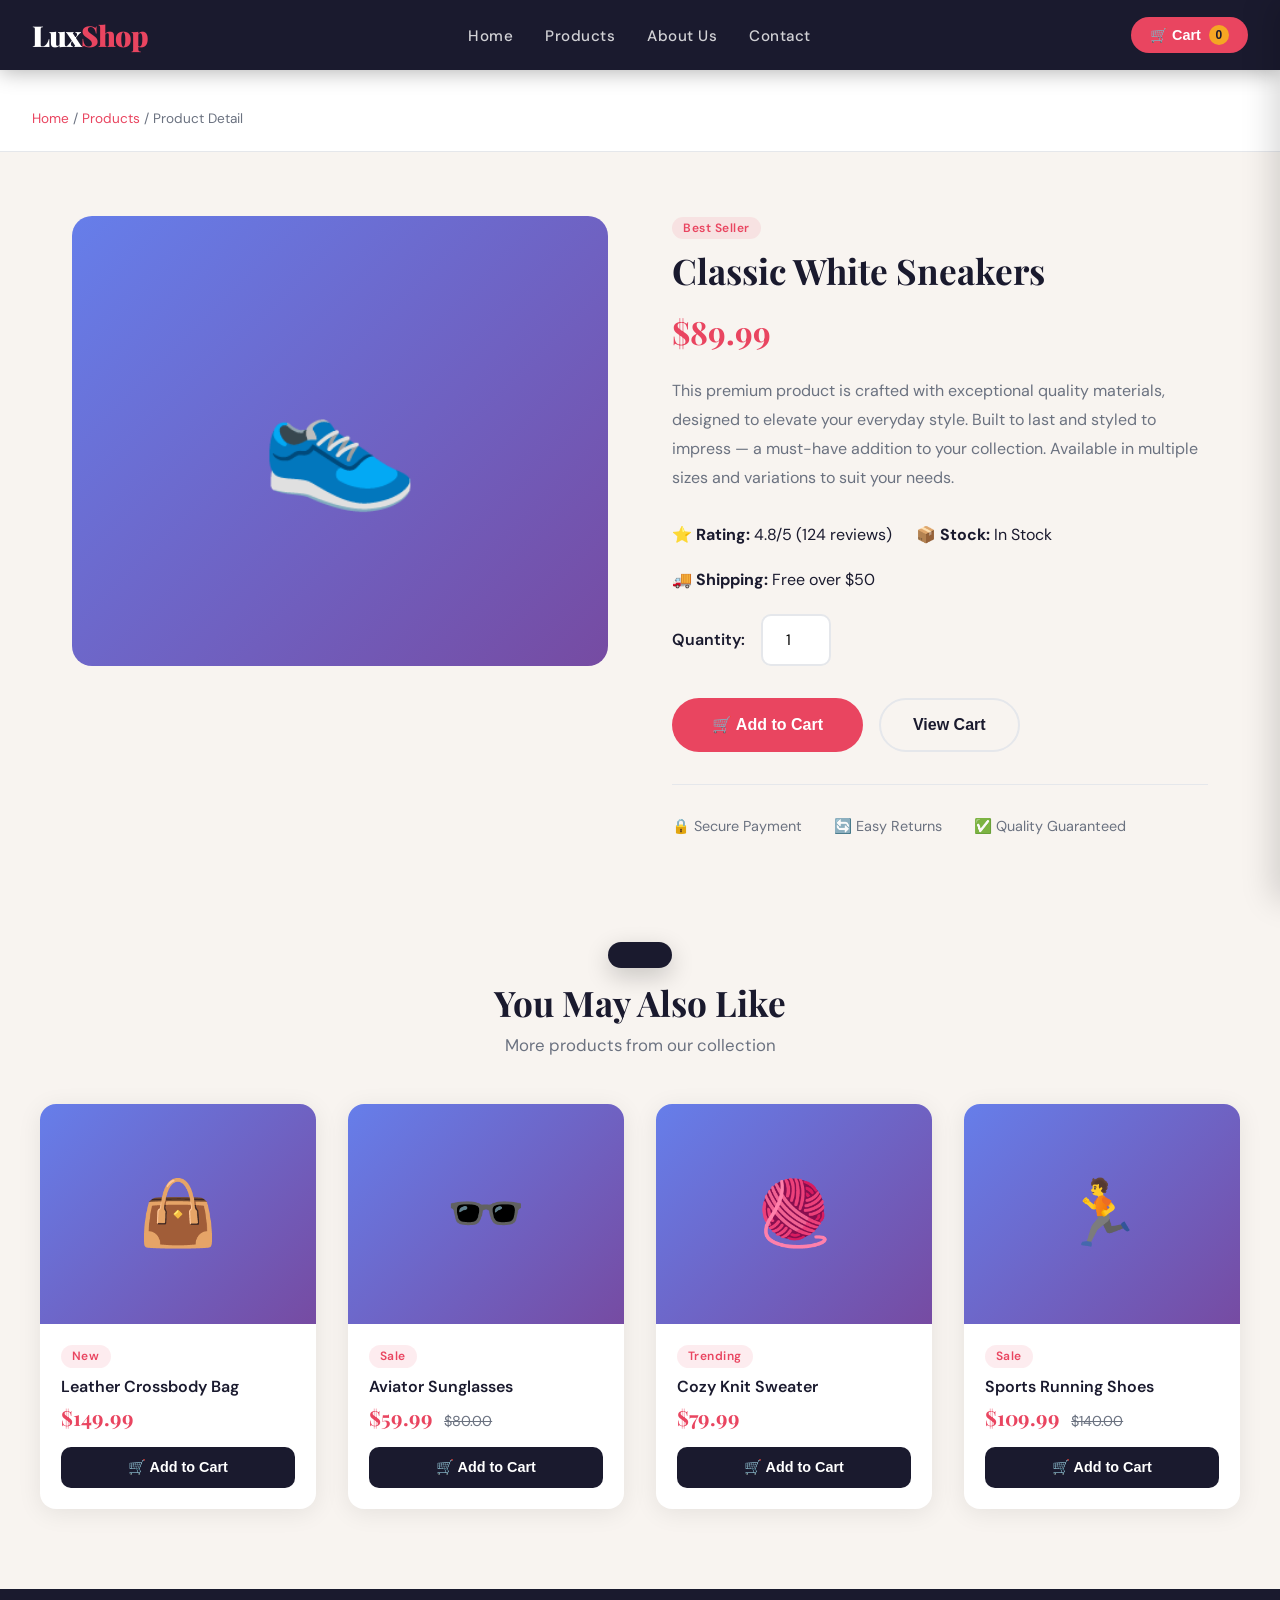
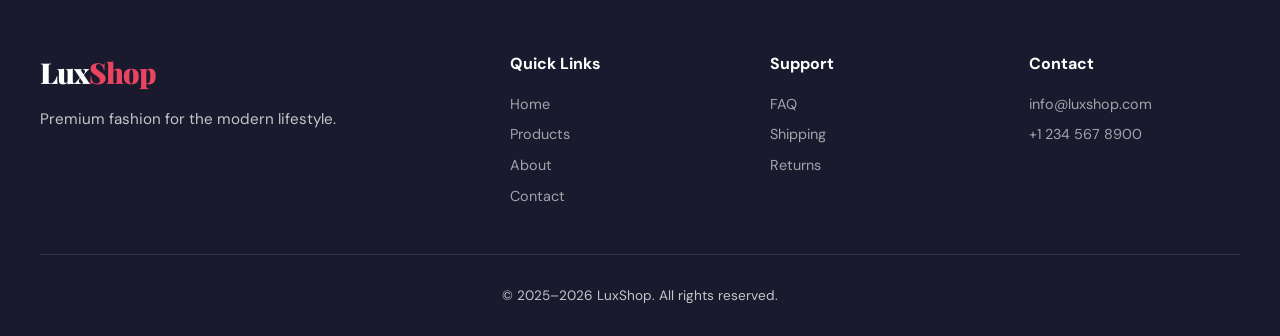
<file: product-detail.html>
<!DOCTYPE html>
<html lang="en">
<head>
  <meta charset="UTF-8"/>
  <meta name="viewport" content="width=device-width, initial-scale=1.0"/>
  <title>Product Detail – LuxShop</title>
  <link rel="stylesheet" href="css/style.css"/>
</head>
<body>

<nav>
  <a href="index.html" class="logo">Lux<span>Shop</span></a>
  <ul class="nav-links" id="nav-links">
    <li><a href="index.html">Home</a></li>
    <li><a href="products.html">Products</a></li>
    <li><a href="about.html">About Us</a></li>
    <li><a href="contact.html">Contact</a></li>
  </ul>
  <div class="nav-actions">
    <button class="cart-btn" onclick="openCart()">🛒 Cart <span id="cart-count">0</span></button>
    <button class="hamburger" onclick="toggleMenu()"><span></span><span></span><span></span></button>
  </div>
</nav>

<div style="padding:1.5rem 2rem;background:white;border-bottom:1px solid var(--border)">
  <div class="breadcrumb" style="color:var(--gray)"><a href="index.html" style="color:var(--accent)">Home</a> / <a href="products.html" style="color:var(--accent)">Products</a> / Product Detail</div>
</div>

<div class="product-detail" id="product-detail">
  <div class="product-detail-img" id="detail-emoji">👟</div>
  <div class="product-detail-info">
    <span class="product-badge" id="detail-badge">New</span>
    <h1 id="detail-name">Product Name</h1>
    <div class="product-detail-price" id="detail-price">$0.00</div>
    <p class="product-detail-desc">
      This premium product is crafted with exceptional quality materials, designed to elevate your everyday style. 
      Built to last and styled to impress — a must-have addition to your collection. 
      Available in multiple sizes and variations to suit your needs.
    </p>
    <div style="display:flex;gap:1.5rem;margin-bottom:1.5rem;flex-wrap:wrap">
      <div><strong>⭐ Rating:</strong> 4.8/5 (124 reviews)</div>
      <div><strong>📦 Stock:</strong> In Stock</div>
      <div><strong>🚚 Shipping:</strong> Free over $50</div>
    </div>
    <div class="qty-wrapper">
      <label style="font-weight:600">Quantity:</label>
      <input type="number" id="detail-qty" class="form-control qty-input" value="1" min="1" max="99"/>
    </div>
    <div style="display:flex;gap:1rem;flex-wrap:wrap">
      <button class="btn-primary" id="detail-add-btn" style="padding:1rem 2.5rem;font-size:1rem">🛒 Add to Cart</button>
      <button class="btn-outline" onclick="openCart()" style="padding:1rem 2rem;font-size:1rem;color:var(--primary);border-color:var(--border)">View Cart</button>
    </div>
    <div style="margin-top:2rem;padding-top:2rem;border-top:1px solid var(--border);display:flex;gap:2rem;color:var(--gray);font-size:0.9rem">
      <span>🔒 Secure Payment</span>
      <span>🔄 Easy Returns</span>
      <span>✅ Quality Guaranteed</span>
    </div>
  </div>
</div>

<!-- Related Products -->
<section class="section" style="background:var(--light)">
  <div class="container">
    <h2 class="section-title">You May Also Like</h2>
    <p class="section-sub">More products from our collection</p>
    <div class="products-grid" id="related-grid"></div>
  </div>
</section>

<footer>
  <div class="footer-grid">
    <div class="footer-brand"><a href="index.html" class="logo">Lux<span>Shop</span></a><p style="margin-top:1rem">Premium fashion for the modern lifestyle.</p></div>
    <div class="footer-col"><h4>Quick Links</h4><ul><li><a href="index.html">Home</a></li><li><a href="products.html">Products</a></li><li><a href="about.html">About</a></li><li><a href="contact.html">Contact</a></li></ul></div>
    <div class="footer-col"><h4>Support</h4><ul><li><a href="#">FAQ</a></li><li><a href="#">Shipping</a></li><li><a href="#">Returns</a></li></ul></div>
    <div class="footer-col"><h4>Contact</h4><ul><li><a href="#">info@luxshop.com</a></li><li><a href="#">+1 234 567 8900</a></li></ul></div>
  </div>
  <div class="footer-bottom"><p>© 2025–2026 LuxShop. All rights reserved.</p></div>
</footer>

<div class="cart-overlay" id="cart-overlay"></div>
<div class="cart-sidebar" id="cart-sidebar">
  <div class="cart-header"><h2>🛒 Shopping Cart</h2><button class="close-cart" onclick="closeCart()">×</button></div>
  <div class="cart-items" id="cart-items"></div>
  <div class="cart-footer">
    <div class="cart-total"><span>Total</span><span id="cart-total-price">$0.00</span></div>
    <a href="checkout.html" class="checkout-btn">Proceed to Checkout →</a>
  </div>
</div>

<div class="toast" id="toast"></div>
<script src="js/main.js"></script>
<script>
  // Render related products (exclude current)
  document.addEventListener('DOMContentLoaded', () => {
    const params = new URLSearchParams(location.search);
    const id = parseInt(params.get('id')) || 1;
    const related = products.filter(p => p.id !== id).slice(0, 4);
    renderProducts(related, document.getElementById('related-grid'));
  });
</script>
</body>
</html>
</file>
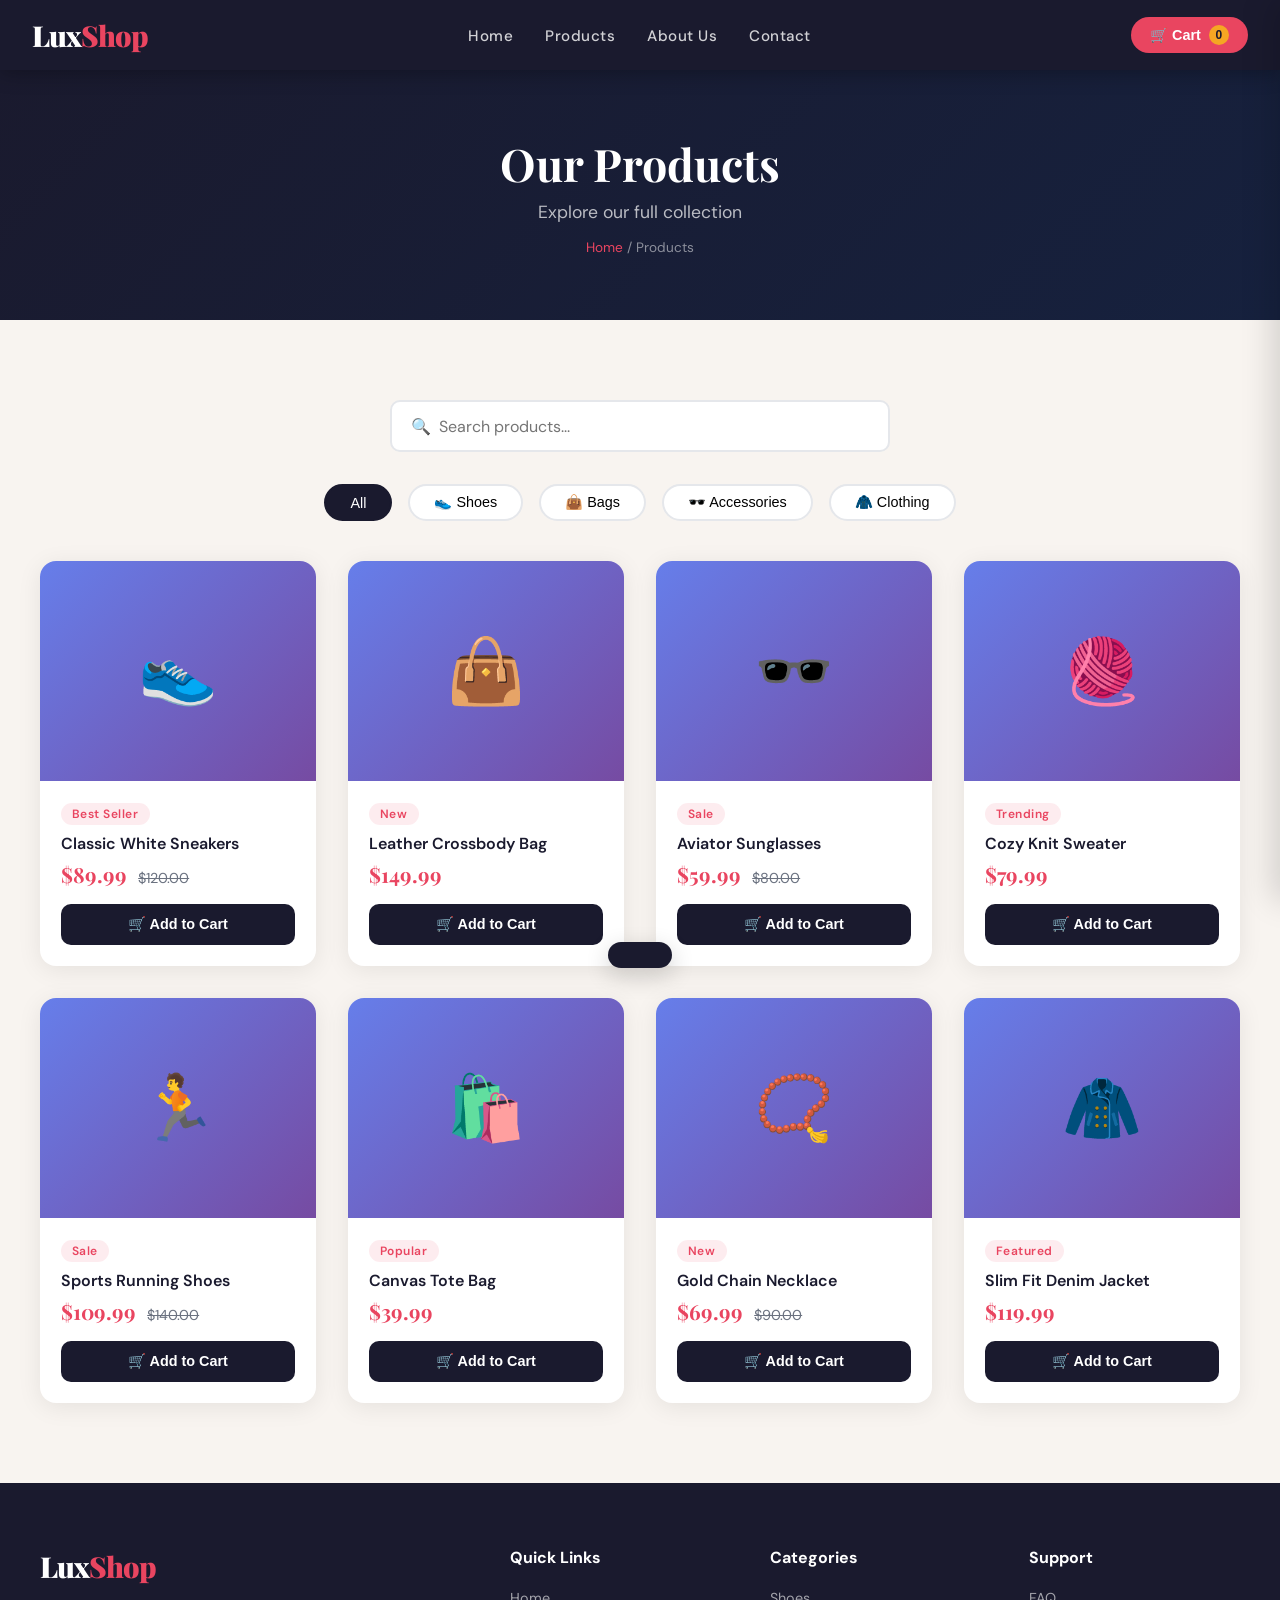
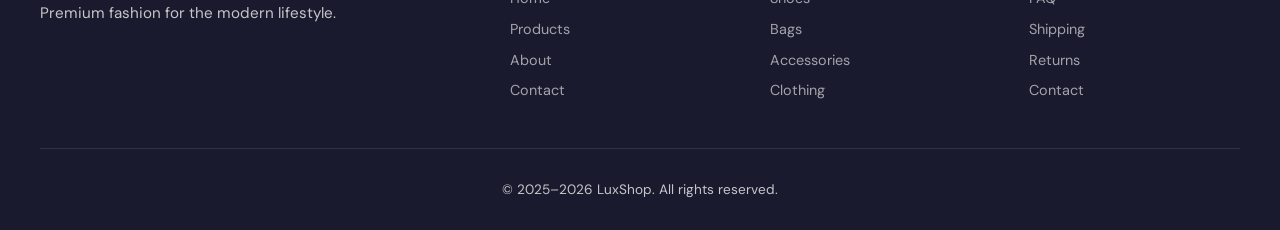
<file: products.html>
<!DOCTYPE html>
<html lang="en">
<head>
  <meta charset="UTF-8"/>
  <meta name="viewport" content="width=device-width, initial-scale=1.0"/>
  <title>Products – LuxShop</title>
  <link rel="stylesheet" href="css/style.css"/>
</head>
<body>

<nav>
  <a href="index.html" class="logo">Lux<span>Shop</span></a>
  <ul class="nav-links" id="nav-links">
    <li><a href="index.html">Home</a></li>
    <li><a href="products.html">Products</a></li>
    <li><a href="about.html">About Us</a></li>
    <li><a href="contact.html">Contact</a></li>
  </ul>
  <div class="nav-actions">
    <button class="cart-btn" onclick="openCart()">🛒 Cart <span id="cart-count">0</span></button>
    <button class="hamburger" onclick="toggleMenu()"><span></span><span></span><span></span></button>
  </div>
</nav>

<div class="page-header">
  <h1>Our Products</h1>
  <p>Explore our full collection</p>
  <div class="breadcrumb"><a href="index.html">Home</a> / Products</div>
</div>

<section class="section">
  <div class="container">
    <!-- Search -->
    <div style="max-width:500px;margin:0 auto 2rem;position:relative">
      <input type="text" id="search-input" class="form-control" placeholder="🔍  Search products..." style="padding-left:1.2rem;font-size:1rem"/>
    </div>

    <!-- Filter Buttons -->
    <div class="filter-bar">
      <button class="filter-btn active" data-cat="all">All</button>
      <button class="filter-btn" data-cat="shoes">👟 Shoes</button>
      <button class="filter-btn" data-cat="bags">👜 Bags</button>
      <button class="filter-btn" data-cat="accessories">🕶️ Accessories</button>
      <button class="filter-btn" data-cat="clothing">🧥 Clothing</button>
    </div>

    <div class="products-grid" id="products-grid"></div>
  </div>
</section>

<footer>
  <div class="footer-grid">
    <div class="footer-brand">
      <a href="index.html" class="logo">Lux<span>Shop</span></a>
      <p style="margin-top:1rem">Premium fashion for the modern lifestyle.</p>
    </div>
    <div class="footer-col"><h4>Quick Links</h4><ul><li><a href="index.html">Home</a></li><li><a href="products.html">Products</a></li><li><a href="about.html">About</a></li><li><a href="contact.html">Contact</a></li></ul></div>
    <div class="footer-col"><h4>Categories</h4><ul><li><a href="#">Shoes</a></li><li><a href="#">Bags</a></li><li><a href="#">Accessories</a></li><li><a href="#">Clothing</a></li></ul></div>
    <div class="footer-col"><h4>Support</h4><ul><li><a href="#">FAQ</a></li><li><a href="#">Shipping</a></li><li><a href="#">Returns</a></li><li><a href="contact.html">Contact</a></li></ul></div>
  </div>
  <div class="footer-bottom"><p>© 2025–2026 LuxShop. All rights reserved.</p></div>
</footer>

<div class="cart-overlay" id="cart-overlay"></div>
<div class="cart-sidebar" id="cart-sidebar">
  <div class="cart-header"><h2>🛒 Shopping Cart</h2><button class="close-cart" onclick="closeCart()">×</button></div>
  <div class="cart-items" id="cart-items"></div>
  <div class="cart-footer">
    <div class="cart-total"><span>Total</span><span id="cart-total-price">$0.00</span></div>
    <a href="checkout.html" class="checkout-btn">Proceed to Checkout →</a>
  </div>
</div>

<div class="toast" id="toast"></div>
<script src="js/main.js"></script>
<script>
  // Auto-select category from URL param
  const urlCat = new URLSearchParams(location.search).get('cat');
  if (urlCat) {
    document.querySelectorAll('.filter-btn').forEach(b => {
      b.classList.remove('active');
      if (b.dataset.cat === urlCat) b.classList.add('active');
    });
  }
</script>
</body>
</html>
</file>
<file: css/style.css>
@import url('https://fonts.googleapis.com/css2?family=Playfair+Display:wght@400;700;900&family=DM+Sans:wght@300;400;500;600&display=swap');

:root {
  --primary: #1a1a2e;
  --accent: #e94560;
  --gold: #f5a623;
  --light: #f8f4f0;
  --white: #ffffff;
  --gray: #6b7280;
  --card-bg: #ffffff;
  --border: #e5e7eb;
  --shadow: 0 4px 24px rgba(0,0,0,0.08);
  --shadow-hover: 0 12px 40px rgba(233,69,96,0.18);
}

* { margin: 0; padding: 0; box-sizing: border-box; }

body {
  font-family: 'DM Sans', sans-serif;
  background: var(--light);
  color: var(--primary);
  min-height: 100vh;
}

/* NAVBAR */
nav {
  background: var(--primary);
  padding: 0 2rem;
  display: flex;
  align-items: center;
  justify-content: space-between;
  height: 70px;
  position: sticky;
  top: 0;
  z-index: 1000;
  box-shadow: 0 2px 20px rgba(0,0,0,0.3);
}

.logo {
  font-family: 'Playfair Display', serif;
  font-size: 1.8rem;
  font-weight: 900;
  color: var(--white);
  text-decoration: none;
  letter-spacing: -1px;
}

.logo span { color: var(--accent); }

.nav-links {
  display: flex;
  gap: 2rem;
  list-style: none;
}

.nav-links a {
  color: rgba(255,255,255,0.8);
  text-decoration: none;
  font-weight: 500;
  font-size: 0.95rem;
  transition: color 0.2s;
  letter-spacing: 0.5px;
}

.nav-links a:hover { color: var(--accent); }

.nav-actions {
  display: flex;
  align-items: center;
  gap: 1rem;
}

.cart-btn {
  background: var(--accent);
  color: white;
  border: none;
  padding: 0.5rem 1.2rem;
  border-radius: 25px;
  cursor: pointer;
  font-weight: 600;
  font-size: 0.9rem;
  display: flex;
  align-items: center;
  gap: 0.5rem;
  transition: transform 0.2s, box-shadow 0.2s;
  text-decoration: none;
}

.cart-btn:hover { transform: translateY(-2px); box-shadow: 0 4px 15px rgba(233,69,96,0.4); }

#cart-count {
  background: var(--gold);
  color: var(--primary);
  border-radius: 50%;
  width: 20px;
  height: 20px;
  display: flex;
  align-items: center;
  justify-content: center;
  font-size: 0.75rem;
  font-weight: 700;
}

.hamburger {
  display: none;
  flex-direction: column;
  gap: 5px;
  cursor: pointer;
  background: none;
  border: none;
}

.hamburger span {
  width: 25px;
  height: 2px;
  background: white;
  transition: 0.3s;
}

/* HERO */
.hero {
  background: linear-gradient(135deg, var(--primary) 0%, #16213e 60%, #0f3460 100%);
  color: white;
  padding: 6rem 2rem;
  text-align: center;
  position: relative;
  overflow: hidden;
}

.hero::before {
  content: '';
  position: absolute;
  inset: 0;
  background: radial-gradient(ellipse at 70% 50%, rgba(233,69,96,0.2) 0%, transparent 60%);
}

.hero-content { position: relative; max-width: 700px; margin: 0 auto; }

.hero h1 {
  font-family: 'Playfair Display', serif;
  font-size: clamp(2.5rem, 6vw, 4.5rem);
  font-weight: 900;
  line-height: 1.1;
  margin-bottom: 1.5rem;
}

.hero h1 span { color: var(--accent); }

.hero p {
  font-size: 1.15rem;
  color: rgba(255,255,255,0.75);
  margin-bottom: 2.5rem;
  line-height: 1.7;
}

.hero-btns { display: flex; gap: 1rem; justify-content: center; flex-wrap: wrap; }

.btn-primary {
  background: var(--accent);
  color: white;
  padding: 0.9rem 2.2rem;
  border-radius: 30px;
  text-decoration: none;
  font-weight: 600;
  font-size: 1rem;
  transition: transform 0.2s, box-shadow 0.2s;
  border: none;
  cursor: pointer;
}

.btn-primary:hover { transform: translateY(-3px); box-shadow: 0 8px 25px rgba(233,69,96,0.5); }

.btn-outline {
  background: transparent;
  color: white;
  padding: 0.9rem 2.2rem;
  border-radius: 30px;
  text-decoration: none;
  font-weight: 600;
  font-size: 1rem;
  border: 2px solid rgba(255,255,255,0.4);
  transition: border-color 0.2s, background 0.2s;
}

.btn-outline:hover { border-color: white; background: rgba(255,255,255,0.1); }

/* SECTIONS */
.section { padding: 5rem 2rem; }
.section-title {
  font-family: 'Playfair Display', serif;
  font-size: 2.2rem;
  font-weight: 700;
  text-align: center;
  margin-bottom: 0.5rem;
}
.section-sub { text-align: center; color: var(--gray); margin-bottom: 3rem; font-size: 1.05rem; }
.container { max-width: 1200px; margin: 0 auto; }

/* PRODUCTS GRID */
.products-grid {
  display: grid;
  grid-template-columns: repeat(auto-fill, minmax(260px, 1fr));
  gap: 2rem;
}

.product-card {
  background: var(--card-bg);
  border-radius: 16px;
  overflow: hidden;
  box-shadow: var(--shadow);
  transition: transform 0.3s, box-shadow 0.3s;
  cursor: pointer;
}

.product-card:hover { transform: translateY(-8px); box-shadow: var(--shadow-hover); }

.product-img {
  width: 100%;
  height: 220px;
  object-fit: cover;
  background: linear-gradient(135deg, #667eea 0%, #764ba2 100%);
  display: flex;
  align-items: center;
  justify-content: center;
  font-size: 4rem;
  color: white;
}

.product-img img { width: 100%; height: 100%; object-fit: cover; }

.product-info { padding: 1.3rem; }

.product-badge {
  display: inline-block;
  background: rgba(233,69,96,0.1);
  color: var(--accent);
  font-size: 0.75rem;
  font-weight: 600;
  padding: 0.2rem 0.7rem;
  border-radius: 20px;
  margin-bottom: 0.5rem;
  letter-spacing: 0.5px;
}

.product-name {
  font-weight: 600;
  font-size: 1rem;
  margin-bottom: 0.3rem;
  line-height: 1.4;
}

.product-price {
  font-family: 'Playfair Display', serif;
  font-size: 1.3rem;
  font-weight: 700;
  color: var(--accent);
  margin-bottom: 1rem;
}

.product-price .old-price {
  font-size: 0.9rem;
  color: var(--gray);
  text-decoration: line-through;
  margin-left: 0.4rem;
  font-family: 'DM Sans', sans-serif;
  font-weight: 400;
}

.add-to-cart {
  width: 100%;
  background: var(--primary);
  color: white;
  border: none;
  padding: 0.75rem;
  border-radius: 10px;
  cursor: pointer;
  font-weight: 600;
  font-size: 0.9rem;
  transition: background 0.2s, transform 0.1s;
}

.add-to-cart:hover { background: var(--accent); transform: scale(1.02); }

/* CART SIDEBAR */
.cart-overlay {
  display: none;
  position: fixed;
  inset: 0;
  background: rgba(0,0,0,0.5);
  z-index: 2000;
}

.cart-overlay.active { display: block; }

.cart-sidebar {
  position: fixed;
  top: 0;
  right: -420px;
  width: 420px;
  max-width: 100vw;
  height: 100vh;
  background: white;
  z-index: 2001;
  display: flex;
  flex-direction: column;
  transition: right 0.35s cubic-bezier(0.4, 0, 0.2, 1);
  box-shadow: -8px 0 30px rgba(0,0,0,0.15);
}

.cart-sidebar.active { right: 0; }

.cart-header {
  padding: 1.5rem;
  border-bottom: 1px solid var(--border);
  display: flex;
  justify-content: space-between;
  align-items: center;
  background: var(--primary);
  color: white;
}

.cart-header h2 { font-family: 'Playfair Display', serif; font-size: 1.4rem; }

.close-cart {
  background: none;
  border: none;
  color: white;
  font-size: 1.8rem;
  cursor: pointer;
  line-height: 1;
}

.cart-items { flex: 1; overflow-y: auto; padding: 1rem; }

.cart-item {
  display: flex;
  gap: 1rem;
  padding: 1rem 0;
  border-bottom: 1px solid var(--border);
  align-items: center;
}

.cart-item-img {
  width: 70px;
  height: 70px;
  border-radius: 10px;
  background: linear-gradient(135deg, #667eea, #764ba2);
  display: flex;
  align-items: center;
  justify-content: center;
  font-size: 1.8rem;
  flex-shrink: 0;
}

.cart-item-info { flex: 1; }
.cart-item-name { font-weight: 600; font-size: 0.9rem; margin-bottom: 0.3rem; }
.cart-item-price { color: var(--accent); font-weight: 700; }

.qty-control {
  display: flex;
  align-items: center;
  gap: 0.5rem;
  margin-top: 0.4rem;
}

.qty-btn {
  width: 26px;
  height: 26px;
  border: 1.5px solid var(--border);
  background: white;
  border-radius: 6px;
  cursor: pointer;
  font-size: 1rem;
  display: flex;
  align-items: center;
  justify-content: center;
  transition: border-color 0.2s;
}

.qty-btn:hover { border-color: var(--accent); color: var(--accent); }

.remove-item {
  background: none;
  border: none;
  color: var(--gray);
  cursor: pointer;
  font-size: 1.2rem;
  padding: 0.2rem;
  transition: color 0.2s;
}
.remove-item:hover { color: var(--accent); }

.cart-footer {
  padding: 1.5rem;
  border-top: 1px solid var(--border);
  background: var(--light);
}

.cart-total {
  display: flex;
  justify-content: space-between;
  font-size: 1.2rem;
  font-weight: 700;
  margin-bottom: 1rem;
  font-family: 'Playfair Display', serif;
}

.checkout-btn {
  width: 100%;
  background: var(--accent);
  color: white;
  border: none;
  padding: 1rem;
  border-radius: 12px;
  font-size: 1rem;
  font-weight: 700;
  cursor: pointer;
  transition: transform 0.2s;
  text-decoration: none;
  display: block;
  text-align: center;
}

.checkout-btn:hover { transform: translateY(-2px); }

/* FILTER BAR */
.filter-bar {
  display: flex;
  gap: 1rem;
  flex-wrap: wrap;
  justify-content: center;
  margin-bottom: 2.5rem;
}

.filter-btn {
  padding: 0.5rem 1.5rem;
  border-radius: 25px;
  border: 2px solid var(--border);
  background: white;
  cursor: pointer;
  font-weight: 500;
  transition: all 0.2s;
  font-size: 0.9rem;
}

.filter-btn.active, .filter-btn:hover {
  background: var(--primary);
  color: white;
  border-color: var(--primary);
}

/* TOAST */
.toast {
  position: fixed;
  bottom: 2rem;
  left: 50%;
  transform: translateX(-50%) translateY(100px);
  background: var(--primary);
  color: white;
  padding: 0.8rem 2rem;
  border-radius: 30px;
  font-weight: 600;
  z-index: 9999;
  transition: transform 0.4s cubic-bezier(0.4,0,0.2,1);
  box-shadow: 0 8px 25px rgba(0,0,0,0.2);
}

.toast.show { transform: translateX(-50%) translateY(0); }
.toast .check { color: #4ade80; margin-right: 0.5rem; }

/* FORM STYLES */
.form-group { margin-bottom: 1.5rem; }
.form-label { display: block; font-weight: 600; margin-bottom: 0.5rem; font-size: 0.9rem; }
.form-control {
  width: 100%;
  padding: 0.85rem 1rem;
  border: 2px solid var(--border);
  border-radius: 10px;
  font-size: 0.95rem;
  font-family: 'DM Sans', sans-serif;
  transition: border-color 0.2s;
  background: white;
}
.form-control:focus { outline: none; border-color: var(--accent); }

.form-row { display: grid; grid-template-columns: 1fr 1fr; gap: 1rem; }

/* PAGE HEADER */
.page-header {
  background: linear-gradient(135deg, var(--primary), #16213e);
  color: white;
  padding: 4rem 2rem;
  text-align: center;
}

.page-header h1 { font-family: 'Playfair Display', serif; font-size: 2.8rem; margin-bottom: 0.5rem; }
.page-header p { color: rgba(255,255,255,0.7); font-size: 1.1rem; }

.breadcrumb { font-size: 0.85rem; color: rgba(255,255,255,0.5); margin-top: 1rem; }
.breadcrumb a { color: var(--accent); text-decoration: none; }

/* FOOTER */
footer {
  background: var(--primary);
  color: rgba(255,255,255,0.75);
  padding: 4rem 2rem 2rem;
}

.footer-grid { display: grid; grid-template-columns: 2fr 1fr 1fr 1fr; gap: 3rem; max-width: 1200px; margin: 0 auto 3rem; }

.footer-brand .logo { display: block; margin-bottom: 1rem; }
.footer-brand p { line-height: 1.7; font-size: 0.95rem; }

.footer-col h4 { color: white; font-weight: 700; margin-bottom: 1.2rem; font-size: 1rem; }
.footer-col ul { list-style: none; display: flex; flex-direction: column; gap: 0.6rem; }
.footer-col a { color: rgba(255,255,255,0.6); text-decoration: none; font-size: 0.9rem; transition: color 0.2s; }
.footer-col a:hover { color: var(--accent); }

.footer-bottom {
  text-align: center;
  padding-top: 2rem;
  border-top: 1px solid rgba(255,255,255,0.1);
  font-size: 0.85rem;
  max-width: 1200px;
  margin: 0 auto;
}

/* ABOUT / CONTACT */
.team-grid { display: grid; grid-template-columns: repeat(auto-fill, minmax(200px, 1fr)); gap: 2rem; }
.team-card { text-align: center; }
.team-avatar {
  width: 100px;
  height: 100px;
  border-radius: 50%;
  background: linear-gradient(135deg, var(--accent), var(--gold));
  margin: 0 auto 1rem;
  display: flex;
  align-items: center;
  justify-content: center;
  font-size: 2.5rem;
}
.team-name { font-weight: 700; margin-bottom: 0.2rem; }
.team-role { color: var(--gray); font-size: 0.9rem; }

.contact-grid { display: grid; grid-template-columns: 1fr 1fr; gap: 4rem; align-items: start; }
.contact-info { display: flex; flex-direction: column; gap: 1.5rem; }
.contact-item { display: flex; gap: 1rem; align-items: flex-start; }
.contact-icon { font-size: 1.8rem; }
.contact-item h4 { font-weight: 700; margin-bottom: 0.2rem; }
.contact-item p { color: var(--gray); }

/* PRODUCT DETAIL */
.product-detail { display: grid; grid-template-columns: 1fr 1fr; gap: 4rem; align-items: start; padding: 4rem 2rem; max-width: 1200px; margin: 0 auto; }
.product-detail-img {
  border-radius: 20px;
  overflow: hidden;
  background: linear-gradient(135deg, #667eea, #764ba2);
  height: 450px;
  display: flex;
  align-items: center;
  justify-content: center;
  font-size: 8rem;
}

.product-detail-info h1 { font-family: 'Playfair Display', serif; font-size: 2.2rem; margin-bottom: 1rem; }
.product-detail-price { font-size: 2rem; font-weight: 700; color: var(--accent); font-family: 'Playfair Display', serif; margin-bottom: 1.5rem; }
.product-detail-desc { color: var(--gray); line-height: 1.8; margin-bottom: 2rem; }

.qty-wrapper { display: flex; align-items: center; gap: 1rem; margin-bottom: 2rem; }
.qty-input { width: 70px; text-align: center; }

/* CHECKOUT */
.checkout-layout { display: grid; grid-template-columns: 3fr 2fr; gap: 3rem; max-width: 1200px; margin: 0 auto; padding: 3rem 2rem; }
.order-summary { background: white; border-radius: 16px; padding: 2rem; box-shadow: var(--shadow); position: sticky; top: 90px; }
.order-summary h3 { font-family: 'Playfair Display', serif; font-size: 1.5rem; margin-bottom: 1.5rem; }
.summary-item { display: flex; justify-content: space-between; padding: 0.7rem 0; border-bottom: 1px solid var(--border); font-size: 0.95rem; }
.summary-total { display: flex; justify-content: space-between; font-size: 1.2rem; font-weight: 700; margin-top: 1rem; font-family: 'Playfair Display', serif; }

.card { background: white; border-radius: 16px; padding: 2rem; box-shadow: var(--shadow); }
.card-title { font-family: 'Playfair Display', serif; font-size: 1.4rem; margin-bottom: 1.5rem; padding-bottom: 1rem; border-bottom: 2px solid var(--accent); }

/* EMPTY CART */
.empty-cart { text-align: center; padding: 3rem; }
.empty-cart p { color: var(--gray); font-size: 1.1rem; margin-bottom: 1rem; }

/* RESPONSIVE */
@media (max-width: 768px) {
  .nav-links { display: none; flex-direction: column; position: absolute; top: 70px; left: 0; right: 0; background: var(--primary); padding: 1rem; gap: 0; }
  .nav-links.open { display: flex; }
  .nav-links li { padding: 0.8rem 1rem; border-bottom: 1px solid rgba(255,255,255,0.1); }
  .hamburger { display: flex; }
  .footer-grid { grid-template-columns: 1fr 1fr; }
  .form-row { grid-template-columns: 1fr; }
  .contact-grid { grid-template-columns: 1fr; }
  .product-detail { grid-template-columns: 1fr; }
  .checkout-layout { grid-template-columns: 1fr; }
  .order-summary { position: static; }
  .section { padding: 3rem 1.2rem; }
}

@media (max-width: 480px) {
  .footer-grid { grid-template-columns: 1fr; }
}
</file>
